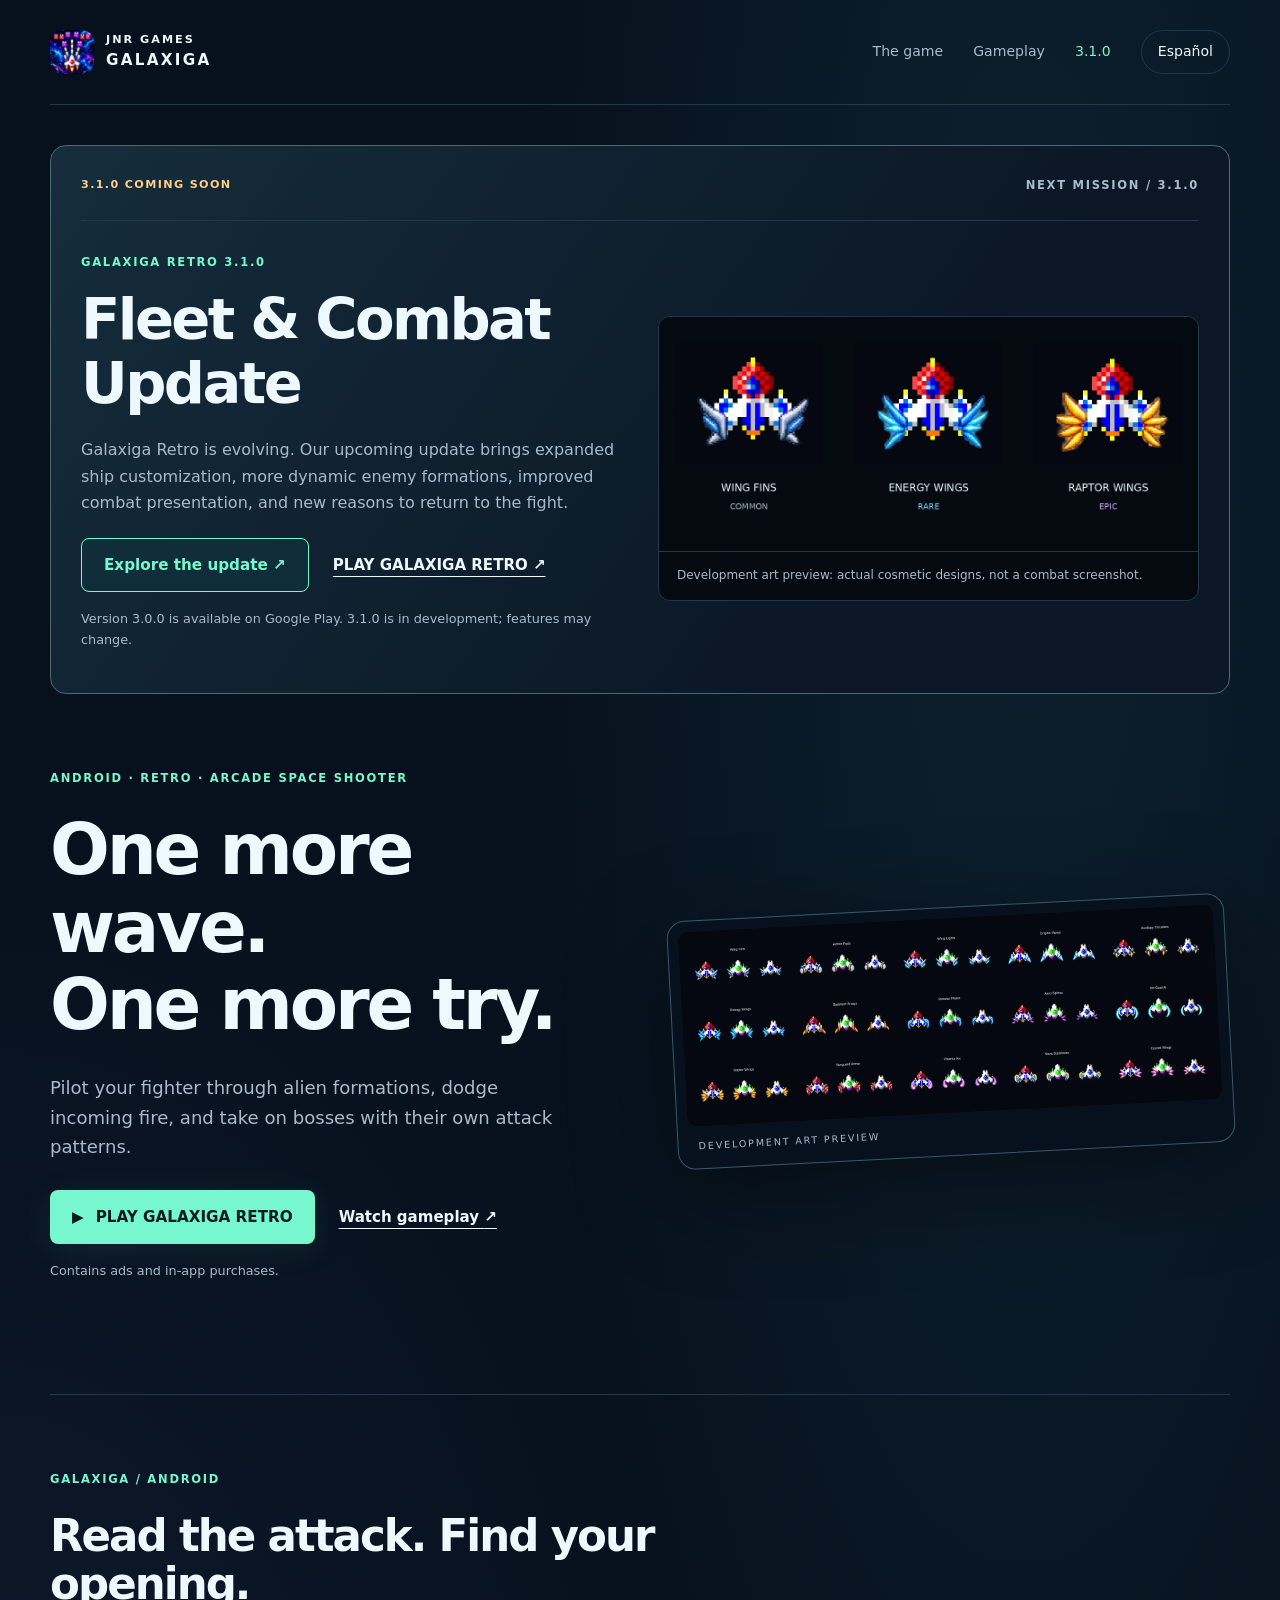
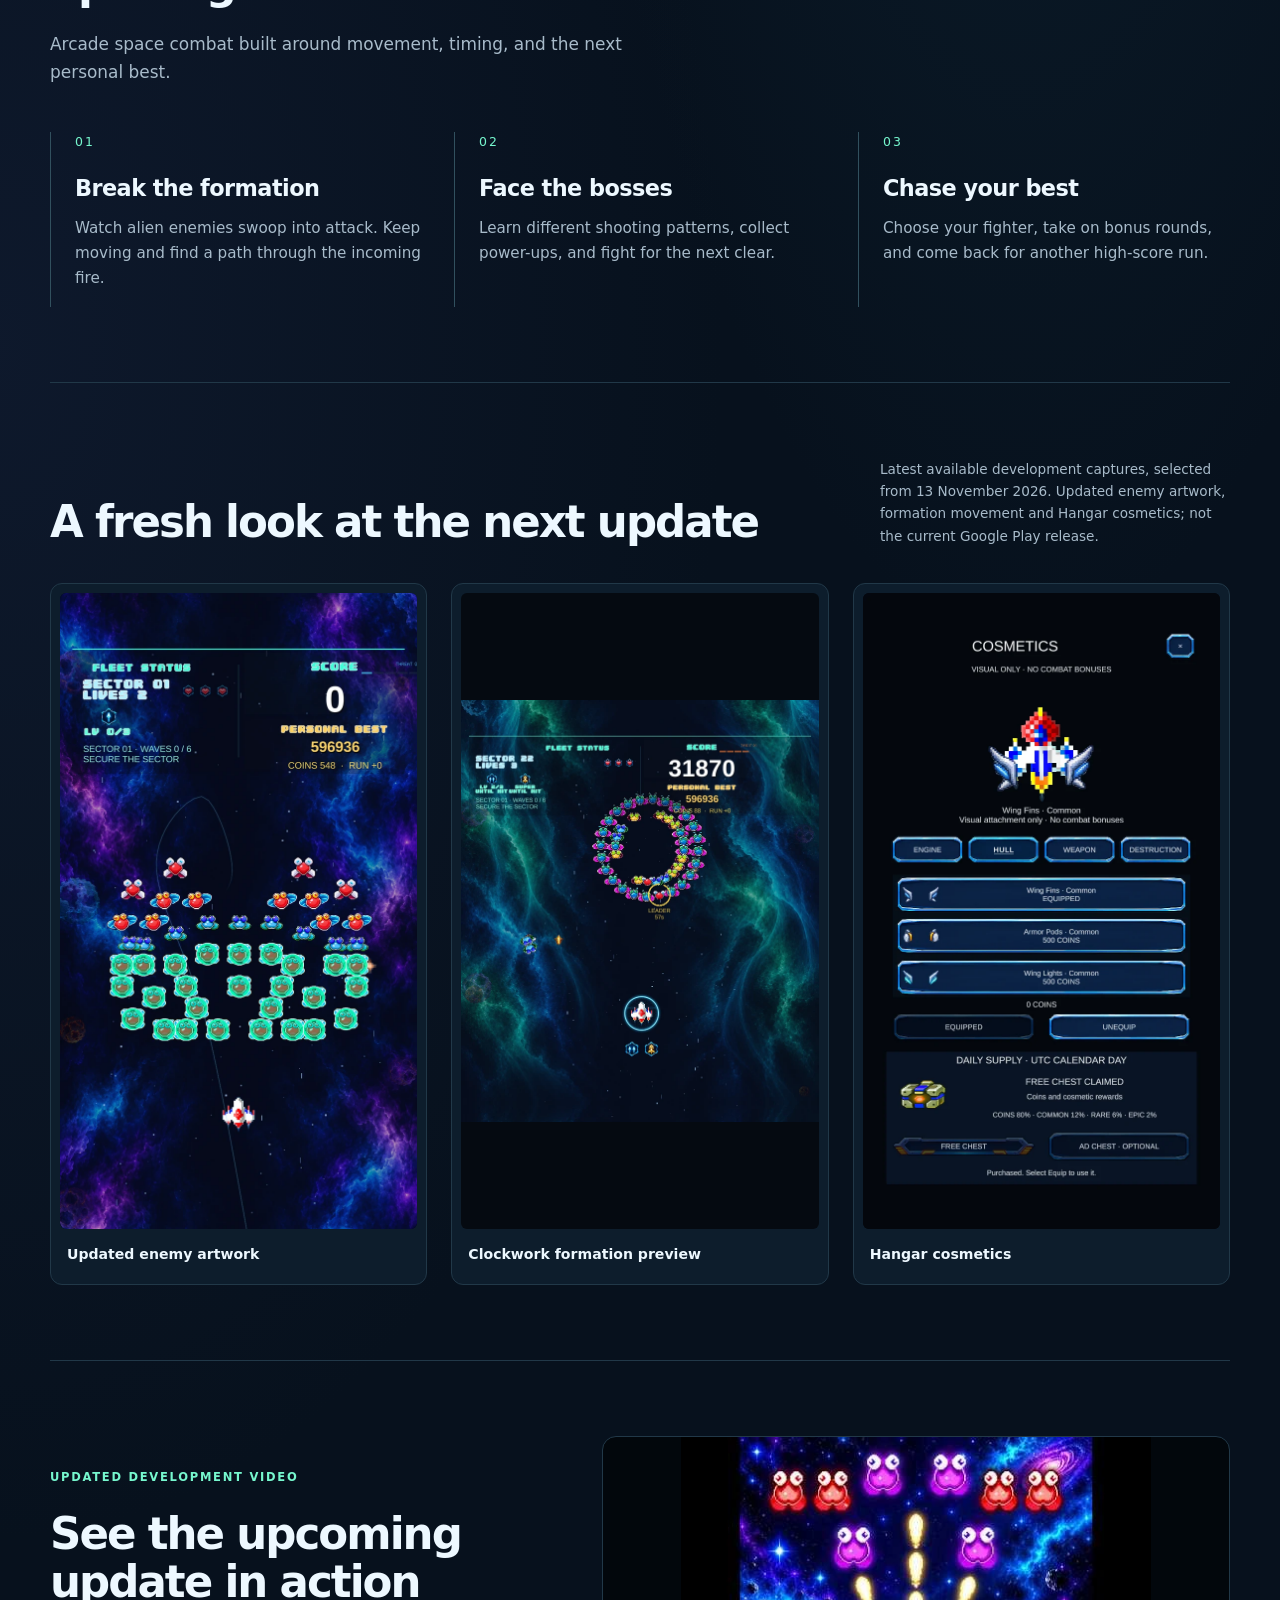
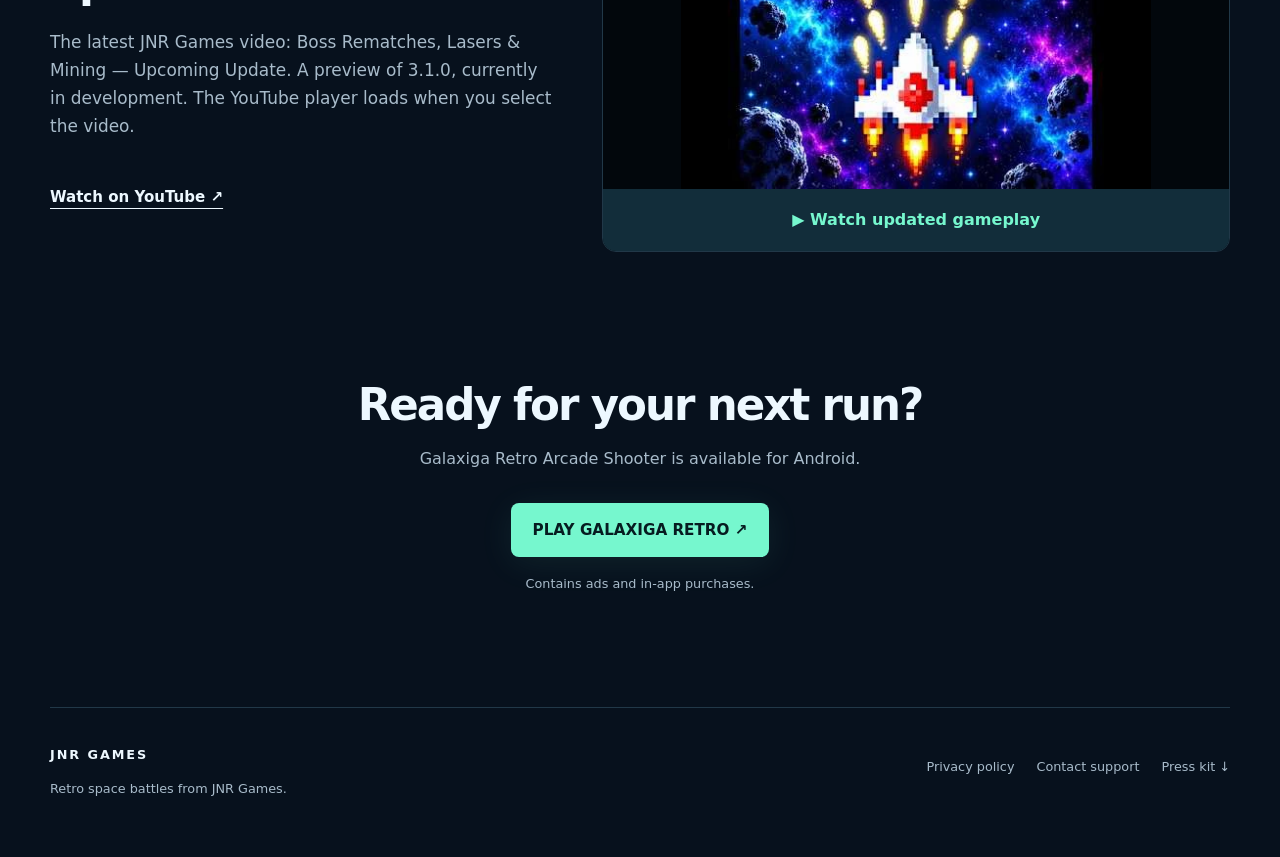
<file: index.html>
<!doctype html>
<html lang="en"><head>
<meta charset="utf-8"><meta name="viewport" content="width=device-width, initial-scale=1">
<title>Galaxiga Retro 3.1.0 — Fleet &amp; Combat Update | COMING SOON</title><meta name="description" content="Galaxiga Retro 3.1.0 — Fleet &amp; Combat Update, coming soon. Preview ship customization, enemy formations and boss loot. Play the current Android release.">
<link rel="canonical" href="https://jnregames.github.io/"><link rel="alternate" hreflang="en" href="https://jnregames.github.io/"><link rel="alternate" hreflang="es" href="https://jnregames.github.io/es/"><link rel="alternate" hreflang="x-default" href="https://jnregames.github.io/">
<meta property="og:type" content="website"><meta property="og:url" content="https://jnregames.github.io/"><meta property="og:title" content="Galaxiga Retro 3.1.0 — Fleet &amp; Combat Update | COMING SOON"><meta property="og:description" content="Galaxiga Retro 3.1.0 — Fleet &amp; Combat Update, coming soon. Preview ship customization, enemy formations and boss loot. Play the current Android release."><meta property="og:image" content="https://jnregames.github.io/assets/update-social.webp"><meta property="og:image:width" content="1200"><meta property="og:image:height" content="630"><meta name="twitter:card" content="summary_large_image">
<meta name="theme-color" content="#07111d"><link rel="icon" href="/assets/icon.webp" type="image/webp"><link rel="stylesheet" href="/assets/style.css">
<script type="application/ld+json">{"@context": "https://schema.org", "@type": "VideoGame", "name": "Galaxiga Retro Arcade Shooter", "url": "https://jnregames.github.io/", "image": "https://jnregames.github.io/assets/key-art.webp", "operatingSystem": "Android", "genre": ["Arcade", "Space shooter"], "author": {"@type": "Organization", "name": "JNR Games"}, "sameAs": "https://play.google.com/store/apps/details?id=com.jnr.galaxiga"}</script>
</head><body><a class="skip" href="#main">Skip to content</a>
<header class="shell"><a class="brand" href="/"><img src="/assets/icon.webp" width="44" height="44" alt=""><span>JNR GAMES<span class="brand-sub">GALAXIGA</span></span></a><nav aria-label="Main"><a href="#game">The game</a><a href="#preview">Gameplay</a><a class="update-nav" href="/galaxiga/updates/3-1-0/">3.1.0</a><a class="language" href="/es/" lang="es" hreflang="es">Español</a></nav></header>
<main id="main"><section class="release-announcement shell" id="update" aria-labelledby="release-title"><div class="release-topline"><span class="status">3.1.0 COMING SOON</span><span class="eyebrow">NEXT MISSION / 3.1.0</span></div><div class="release-grid"><div><p class="eyebrow">GALAXIGA RETRO 3.1.0</p><h2 id="release-title">Fleet &amp; Combat Update</h2><p class="section-intro">Galaxiga Retro is evolving. Our upcoming update brings expanded ship customization, more dynamic enemy formations, improved combat presentation, and new reasons to return to the fight.</p><div class="actions"><a class="button secondary" href="/galaxiga/updates/3-1-0/">Explore the update ↗</a><a class="text-link" href="https://play.google.com/store/apps/details?id=com.jnr.galaxiga">PLAY GALAXIGA RETRO ↗</a></div><p class="disclosure">Version 3.0.0 is available on Google Play. 3.1.0 is in development; features may change.</p></div><figure class="fleet-art"><img src="/assets/update-showcase.webp" width="1200" height="520" alt="Development ship renders with cosmetic wings, armor and attachments." fetchpriority="high"><figcaption>Development art preview: actual cosmetic designs, not a combat screenshot.</figcaption></figure></div></section><section class="hero shell"><div class="hero-copy"><p class="eyebrow">ANDROID · RETRO · ARCADE SPACE SHOOTER</p><h1>One more wave.<br>One more try.</h1><p class="lead">Pilot your fighter through alien formations, dodge incoming fire, and take on bosses with their own attack patterns.</p><div class="actions"><a class="button primary" href="https://play.google.com/store/apps/details?id=com.jnr.galaxiga&amp;referrer=utm_source%3Dwebsite%26utm_medium%3Dorganic%26utm_campaign%3Dgame_page%26utm_content%3Den"><span aria-hidden="true">▶</span> PLAY GALAXIGA RETRO</a><a class="text-link" href="#preview">Watch gameplay <span aria-hidden="true">↗</span></a></div><p class="disclosure">Contains ads and in-app purchases.</p></div><div class="hero-art"><img src="/assets/update-fleet.webp" width="1600" height="582" alt="Current development ship renders showing cosmetic wings and armor attachments." fetchpriority="high"><span class="art-caption">DEVELOPMENT ART PREVIEW</span></div></section>
<section class="section shell" id="game"><p class="eyebrow">GALAXIGA / ANDROID</p><h2>Read the attack. Find your opening.</h2><p class="section-intro">Arcade space combat built around movement, timing, and the next personal best.</p><div class="features"><article><span class="feature-number">01</span><h3>Break the formation</h3><p>Watch alien enemies swoop into attack. Keep moving and find a path through the incoming fire.</p></article><article><span class="feature-number">02</span><h3>Face the bosses</h3><p>Learn different shooting patterns, collect power-ups, and fight for the next clear.</p></article><article><span class="feature-number">03</span><h3>Chase your best</h3><p>Choose your fighter, take on bonus rounds, and come back for another high-score run.</p></article></div></section>
<section class="section shell"><div class="section-heading"><h2>A fresh look at the next update</h2><p>Latest available development captures, selected from 13 November 2026. Updated enemy artwork, formation movement and Hangar cosmetics; not the current Google Play release.</p></div><div class="gallery home-gallery"><figure><a href="/assets/latest-formations.webp" aria-label="Reworked colorful enemies in formation above the player, with a faint dive guidance line."><img src="/assets/latest-formations.webp" alt="Reworked colorful enemies in formation above the player, with a faint dive guidance line." width="720" height="1280" loading="lazy"></a><figcaption>Updated enemy artwork</figcaption></figure><figure><a href="/assets/latest-clockwork.webp" aria-label="Updated enemy sprites arranged in a circular clockwork formation around their leader."><img src="/assets/latest-clockwork.webp" alt="Updated enemy sprites arranged in a circular clockwork formation around their leader." width="720" height="850" loading="lazy"></a><figcaption>Clockwork formation preview</figcaption></figure><figure><a href="/assets/update-hangar.webp" aria-label="Latest Hangar cosmetics screen with Wing Fins equipped on the player ship."><img src="/assets/update-hangar.webp" alt="Latest Hangar cosmetics screen with Wing Fins equipped on the player ship." width="720" height="1280" loading="lazy"></a><figcaption>Hangar cosmetics</figcaption></figure></div></section>
<section class="section shell video-section" id="preview"><div><p class="eyebrow">UPDATED DEVELOPMENT VIDEO</p><h2>See the upcoming update in action</h2><p class="section-intro">The latest JNR Games video: Boss Rematches, Lasers &amp; Mining — Upcoming Update. A preview of 3.1.0, currently in development. The YouTube player loads when you select the video.</p><a class="text-link" href="https://www.youtube.com/watch?v=jV7eeoSHBiw">Watch on YouTube ↗</a></div><div class="video-container"><a class="video-preview" href="https://www.youtube.com/watch?v=jV7eeoSHBiw" data-youtube="jV7eeoSHBiw" aria-label="Load the updated Galaxiga Retro video from YouTube"><img src="/assets/updated-video-poster.webp" width="480" height="360" alt="Official thumbnail for the updated Galaxiga Retro video." loading="lazy"><span class="video-play">▶ Watch updated gameplay</span></a></div></section>

<section class="closing shell"><h2>Ready for your next run?</h2><p>Galaxiga Retro Arcade Shooter is available for Android.</p><a class="button primary" href="https://play.google.com/store/apps/details?id=com.jnr.galaxiga&amp;referrer=utm_source%3Dwebsite%26utm_medium%3Dorganic%26utm_campaign%3Dgame_page%26utm_content%3Den">PLAY GALAXIGA RETRO ↗</a><p class="disclosure">Contains ads and in-app purchases.</p></section></main>
<footer class="shell"><div><strong>JNR GAMES</strong><p>Retro space battles from JNR Games.</p></div><div class="footer-links"><a href="https://jnregames.github.io/game/privacy-policy.txt">Privacy policy</a><a href="mailto:recommsip@gmail.com">Contact support</a><a href="/assets/galaxiga-press-kit.zip">Press kit ↓</a></div></footer>
<script src="/assets/video.js" defer></script></body></html>
</file>
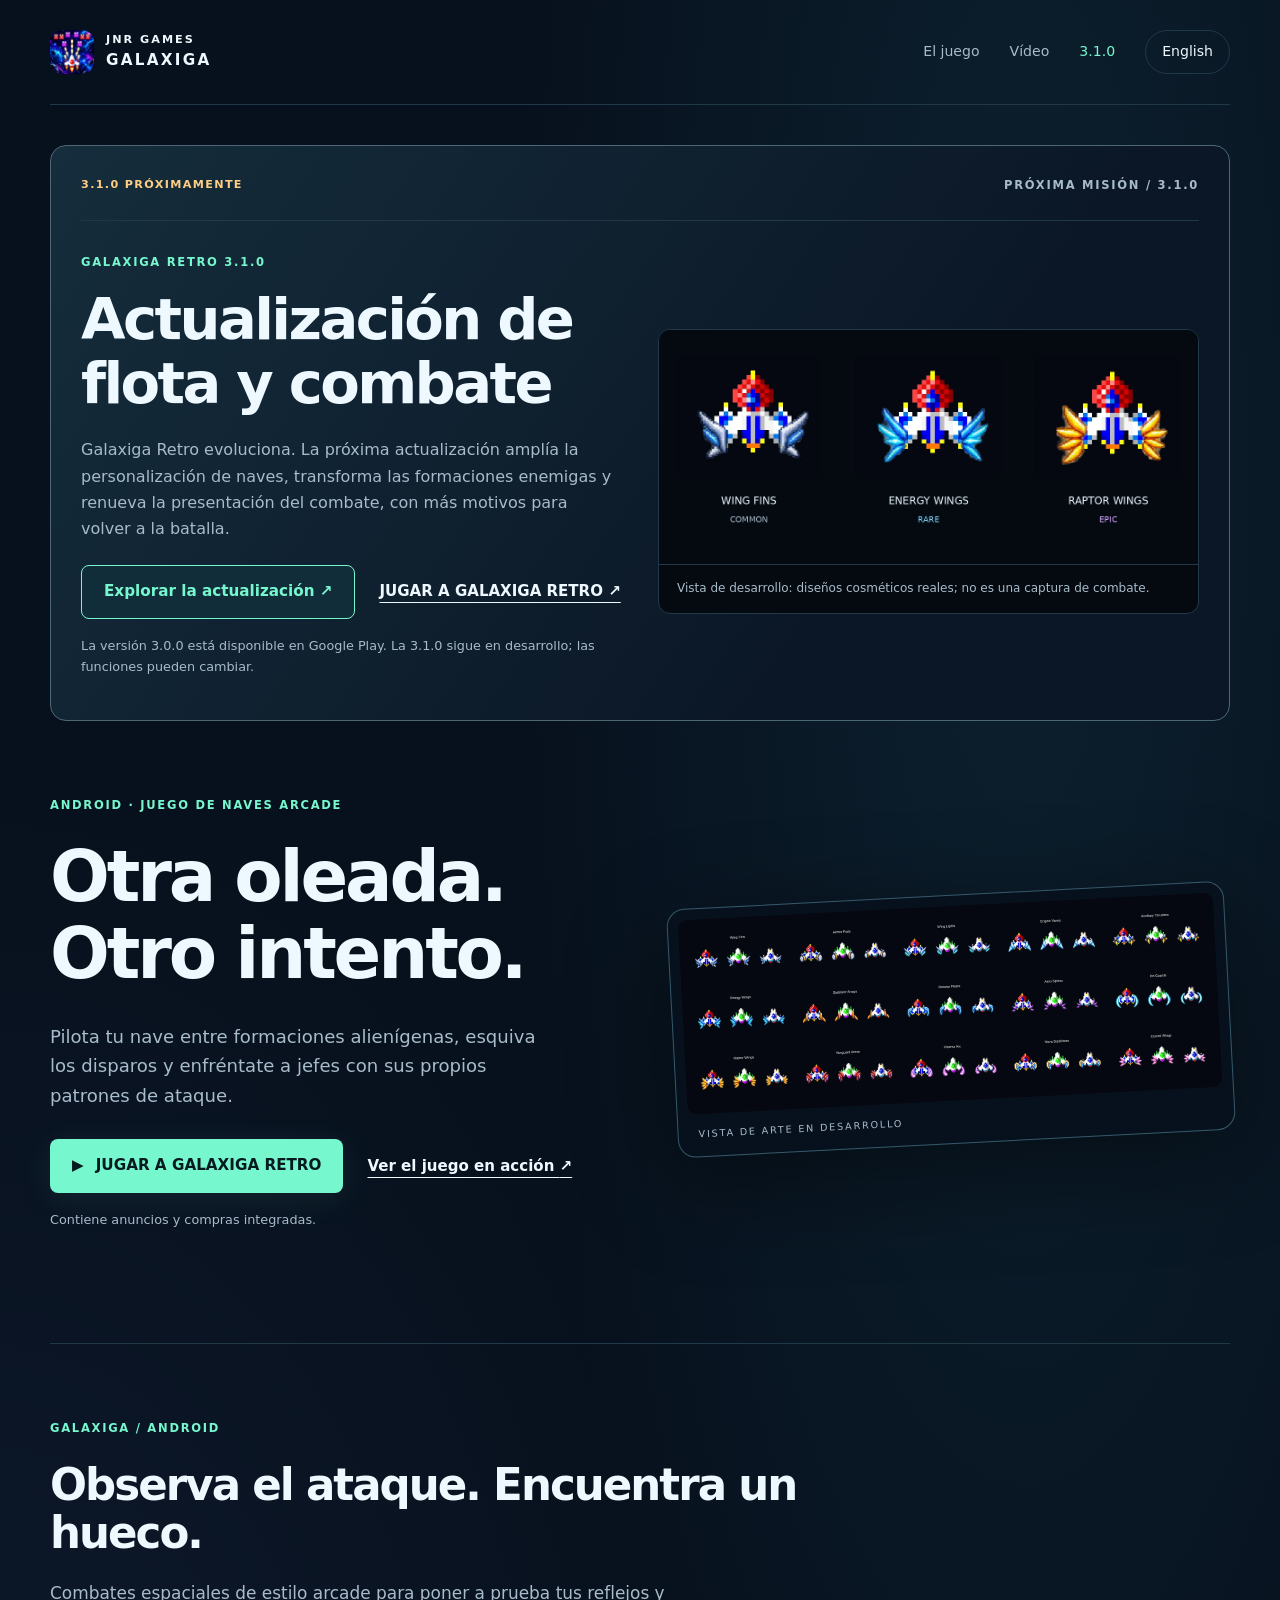
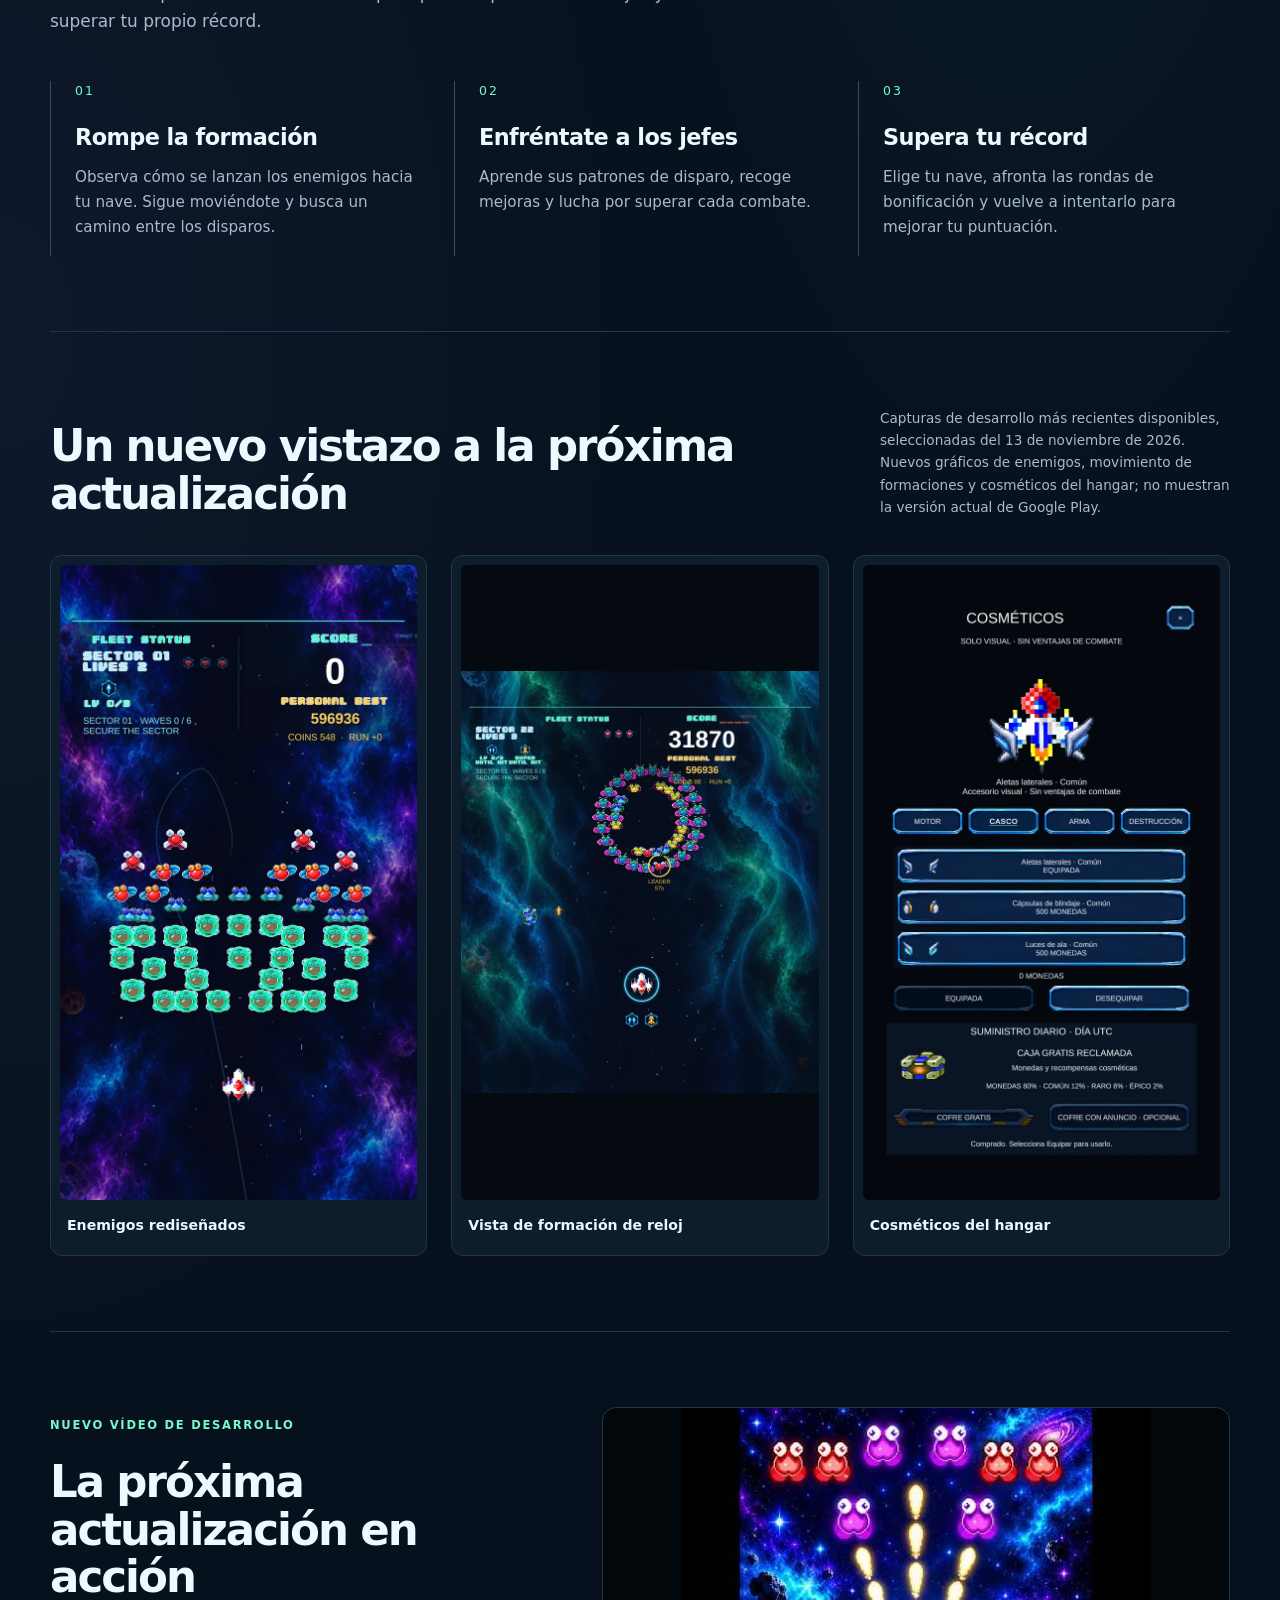
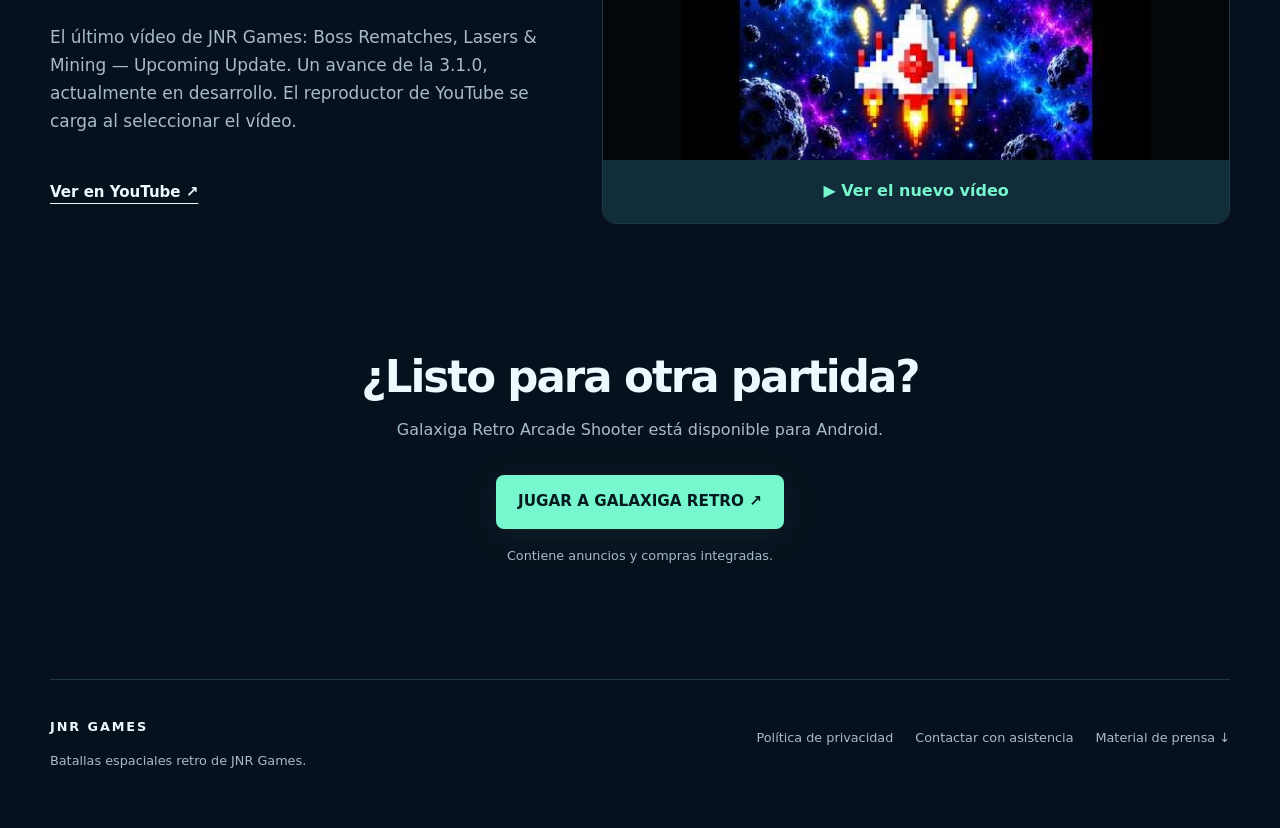
<file: es/index.html>
<!doctype html>
<html lang="es"><head>
<meta charset="utf-8"><meta name="viewport" content="width=device-width, initial-scale=1">
<title>Galaxiga Retro 3.1.0 — Actualización de flota y combate | PRÓXIMAMENTE</title><meta name="description" content="Galaxiga Retro 3.1.0: Actualización de flota y combate, próximamente. Personalización de naves, nuevas formaciones y botín. Juega a la versión actual en Android.">
<link rel="canonical" href="https://jnregames.github.io/es/"><link rel="alternate" hreflang="en" href="https://jnregames.github.io/"><link rel="alternate" hreflang="es" href="https://jnregames.github.io/es/"><link rel="alternate" hreflang="x-default" href="https://jnregames.github.io/">
<meta property="og:type" content="website"><meta property="og:url" content="https://jnregames.github.io/es/"><meta property="og:title" content="Galaxiga Retro 3.1.0 — Actualización de flota y combate | PRÓXIMAMENTE"><meta property="og:description" content="Galaxiga Retro 3.1.0: Actualización de flota y combate, próximamente. Personalización de naves, nuevas formaciones y botín. Juega a la versión actual en Android."><meta property="og:image" content="https://jnregames.github.io/assets/update-social.webp"><meta property="og:image:width" content="1200"><meta property="og:image:height" content="630"><meta name="twitter:card" content="summary_large_image">
<meta name="theme-color" content="#07111d"><link rel="icon" href="/assets/icon.webp" type="image/webp"><link rel="stylesheet" href="/assets/style.css">
<script type="application/ld+json">{"@context": "https://schema.org", "@type": "VideoGame", "name": "Galaxiga Retro Arcade Shooter", "url": "https://jnregames.github.io/es/", "image": "https://jnregames.github.io/assets/key-art.webp", "operatingSystem": "Android", "genre": ["Arcade", "Space shooter"], "author": {"@type": "Organization", "name": "JNR Games"}, "sameAs": "https://play.google.com/store/apps/details?id=com.jnr.galaxiga"}</script>
</head><body><a class="skip" href="#main">Saltar al contenido</a>
<header class="shell"><a class="brand" href="/es/"><img src="/assets/icon.webp" width="44" height="44" alt=""><span>JNR GAMES<span class="brand-sub">GALAXIGA</span></span></a><nav aria-label="Principal"><a href="#game">El juego</a><a href="#preview">Vídeo</a><a class="update-nav" href="/es/galaxiga/updates/3-1-0/">3.1.0</a><a class="language" href="/" lang="en" hreflang="en">English</a></nav></header>
<main id="main"><section class="release-announcement shell" id="update" aria-labelledby="release-title"><div class="release-topline"><span class="status">3.1.0 PRÓXIMAMENTE</span><span class="eyebrow">PRÓXIMA MISIÓN / 3.1.0</span></div><div class="release-grid"><div><p class="eyebrow">GALAXIGA RETRO 3.1.0</p><h2 id="release-title">Actualización de flota y combate</h2><p class="section-intro">Galaxiga Retro evoluciona. La próxima actualización amplía la personalización de naves, transforma las formaciones enemigas y renueva la presentación del combate, con más motivos para volver a la batalla.</p><div class="actions"><a class="button secondary" href="/es/galaxiga/updates/3-1-0/">Explorar la actualización ↗</a><a class="text-link" href="https://play.google.com/store/apps/details?id=com.jnr.galaxiga">JUGAR A GALAXIGA RETRO ↗</a></div><p class="disclosure">La versión 3.0.0 está disponible en Google Play. La 3.1.0 sigue en desarrollo; las funciones pueden cambiar.</p></div><figure class="fleet-art"><img src="/assets/update-showcase.webp" width="1200" height="520" alt="Naves con alas, blindajes y adornos cosméticos en desarrollo." fetchpriority="high"><figcaption>Vista de desarrollo: diseños cosméticos reales; no es una captura de combate.</figcaption></figure></div></section><section class="hero shell"><div class="hero-copy"><p class="eyebrow">ANDROID · JUEGO DE NAVES ARCADE</p><h1>Otra oleada.<br>Otro intento.</h1><p class="lead">Pilota tu nave entre formaciones alienígenas, esquiva los disparos y enfréntate a jefes con sus propios patrones de ataque.</p><div class="actions"><a class="button primary" href="https://play.google.com/store/apps/details?id=com.jnr.galaxiga&amp;referrer=utm_source%3Dwebsite%26utm_medium%3Dorganic%26utm_campaign%3Dgame_page%26utm_content%3Des"><span aria-hidden="true">▶</span> JUGAR A GALAXIGA RETRO</a><a class="text-link" href="#preview">Ver el juego en acción <span aria-hidden="true">↗</span></a></div><p class="disclosure">Contiene anuncios y compras integradas.</p></div><div class="hero-art"><img src="/assets/update-fleet.webp" width="1600" height="582" alt="Diseños actuales de naves en desarrollo con alas y blindajes cosméticos." fetchpriority="high"><span class="art-caption">VISTA DE ARTE EN DESARROLLO</span></div></section>
<section class="section shell" id="game"><p class="eyebrow">GALAXIGA / ANDROID</p><h2>Observa el ataque. Encuentra un hueco.</h2><p class="section-intro">Combates espaciales de estilo arcade para poner a prueba tus reflejos y superar tu propio récord.</p><div class="features"><article><span class="feature-number">01</span><h3>Rompe la formación</h3><p>Observa cómo se lanzan los enemigos hacia tu nave. Sigue moviéndote y busca un camino entre los disparos.</p></article><article><span class="feature-number">02</span><h3>Enfréntate a los jefes</h3><p>Aprende sus patrones de disparo, recoge mejoras y lucha por superar cada combate.</p></article><article><span class="feature-number">03</span><h3>Supera tu récord</h3><p>Elige tu nave, afronta las rondas de bonificación y vuelve a intentarlo para mejorar tu puntuación.</p></article></div></section>
<section class="section shell"><div class="section-heading"><h2>Un nuevo vistazo a la próxima actualización</h2><p>Capturas de desarrollo más recientes disponibles, seleccionadas del 13 de noviembre de 2026. Nuevos gráficos de enemigos, movimiento de formaciones y cosméticos del hangar; no muestran la versión actual de Google Play.</p></div><div class="gallery home-gallery"><figure><a href="/assets/latest-formations.webp" aria-label="Enemigos rediseñados sobre la nave del jugador, con una tenue línea de guía de picado."><img src="/assets/latest-formations.webp" alt="Enemigos rediseñados sobre la nave del jugador, con una tenue línea de guía de picado." width="720" height="1280" loading="lazy"></a><figcaption>Enemigos rediseñados</figcaption></figure><figure><a href="/assets/latest-clockwork.webp" aria-label="Enemigos con nuevos gráficos en una formación circular alrededor de su líder."><img src="/assets/latest-clockwork.webp" alt="Enemigos con nuevos gráficos en una formación circular alrededor de su líder." width="720" height="850" loading="lazy"></a><figcaption>Vista de formación de reloj</figcaption></figure><figure><a href="/assets/update-hangar-es.webp" aria-label="Pantalla actual de cosméticos del hangar con Wing Fins equipadas en la nave."><img src="/assets/update-hangar-es.webp" alt="Pantalla actual de cosméticos del hangar con Wing Fins equipadas en la nave." width="720" height="1280" loading="lazy"></a><figcaption>Cosméticos del hangar</figcaption></figure></div></section>
<section class="section shell video-section" id="preview"><div><p class="eyebrow">NUEVO VÍDEO DE DESARROLLO</p><h2>La próxima actualización en acción</h2><p class="section-intro">El último vídeo de JNR Games: Boss Rematches, Lasers &amp; Mining — Upcoming Update. Un avance de la 3.1.0, actualmente en desarrollo. El reproductor de YouTube se carga al seleccionar el vídeo.</p><a class="text-link" href="https://www.youtube.com/watch?v=jV7eeoSHBiw">Ver en YouTube ↗</a></div><div class="video-container"><a class="video-preview" href="https://www.youtube.com/watch?v=jV7eeoSHBiw" data-youtube="jV7eeoSHBiw" aria-label="Cargar el nuevo vídeo de Galaxiga Retro en YouTube"><img src="/assets/updated-video-poster.webp" width="480" height="360" alt="Miniatura oficial del nuevo vídeo de Galaxiga Retro." loading="lazy"><span class="video-play">▶ Ver el nuevo vídeo</span></a></div></section>

<section class="closing shell"><h2>¿Listo para otra partida?</h2><p>Galaxiga Retro Arcade Shooter está disponible para Android.</p><a class="button primary" href="https://play.google.com/store/apps/details?id=com.jnr.galaxiga&amp;referrer=utm_source%3Dwebsite%26utm_medium%3Dorganic%26utm_campaign%3Dgame_page%26utm_content%3Des">JUGAR A GALAXIGA RETRO ↗</a><p class="disclosure">Contiene anuncios y compras integradas.</p></section></main>
<footer class="shell"><div><strong>JNR GAMES</strong><p>Batallas espaciales retro de JNR Games.</p></div><div class="footer-links"><a href="https://jnregames.github.io/game/privacy-policy.txt">Política de privacidad</a><a href="mailto:recommsip@gmail.com">Contactar con asistencia</a><a href="/assets/galaxiga-press-kit.zip">Material de prensa ↓</a></div></footer>
<script src="/assets/video.js" defer></script></body></html>
</file>
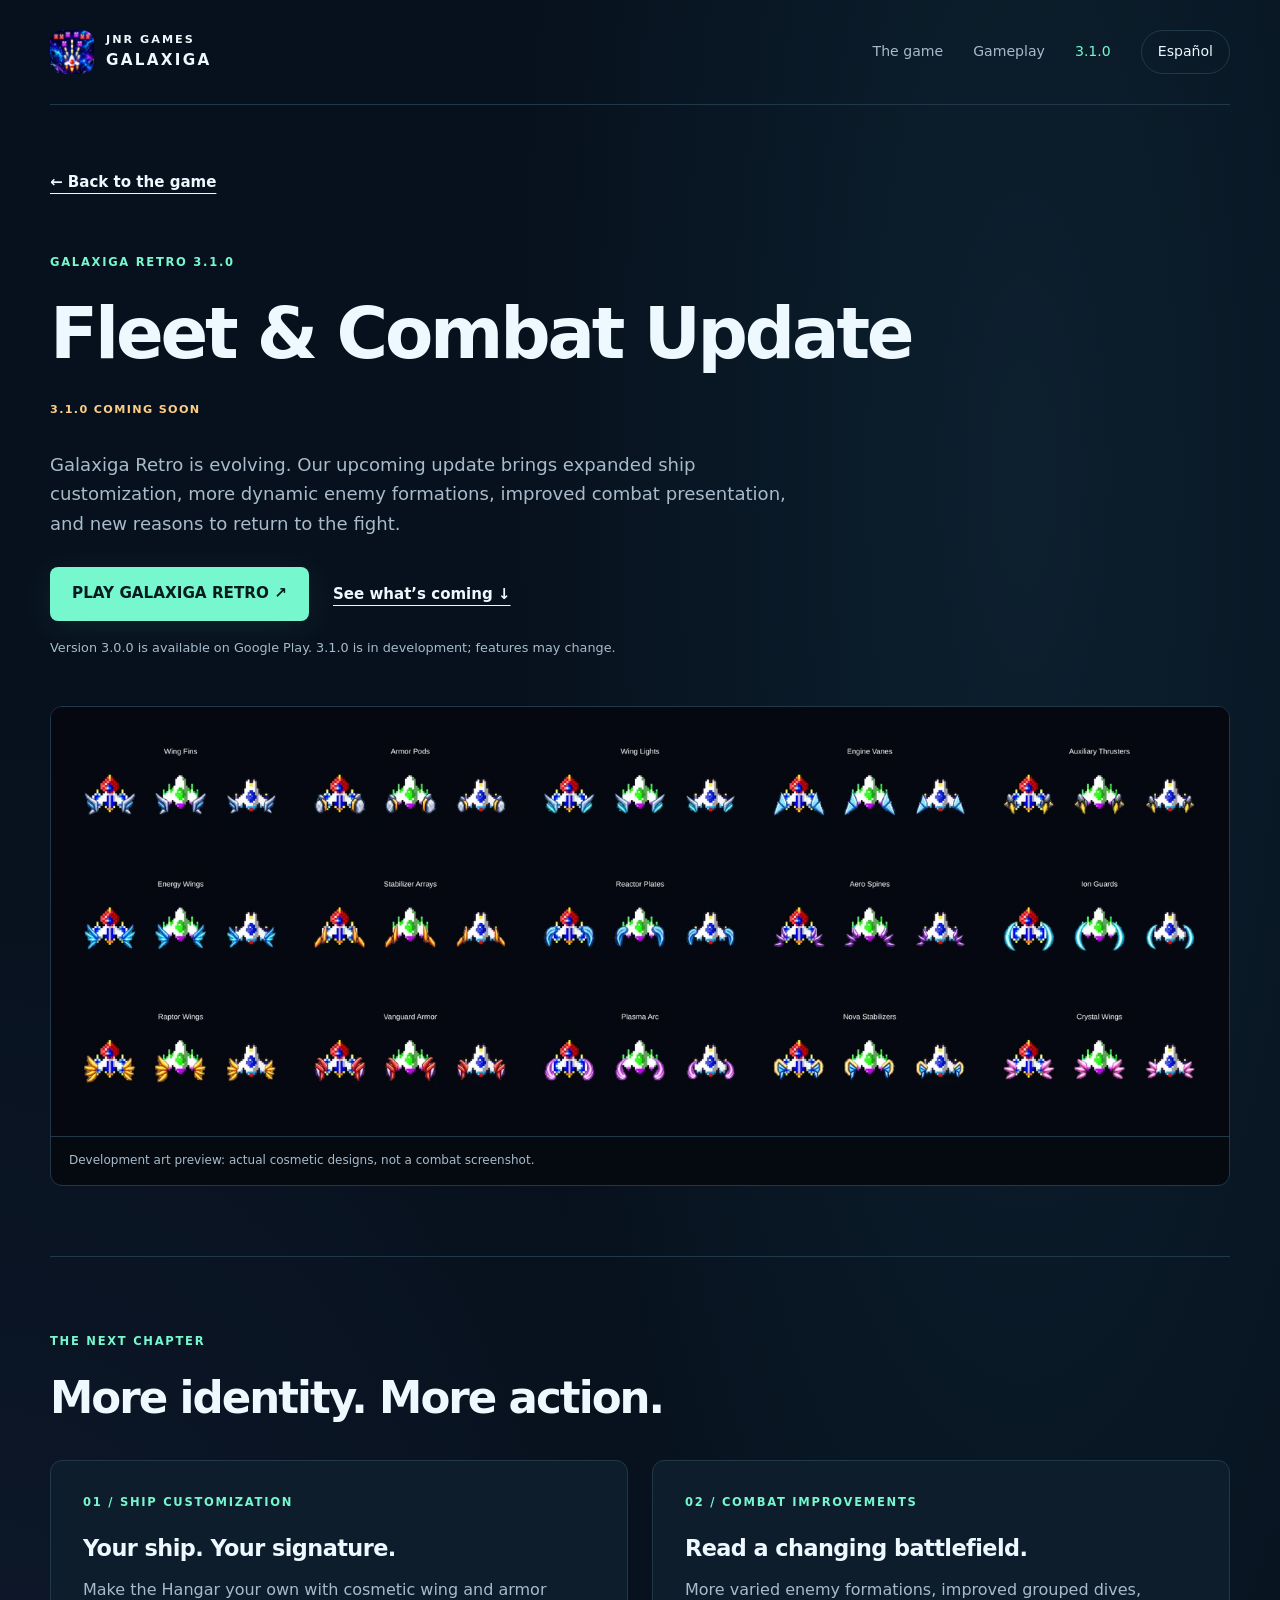
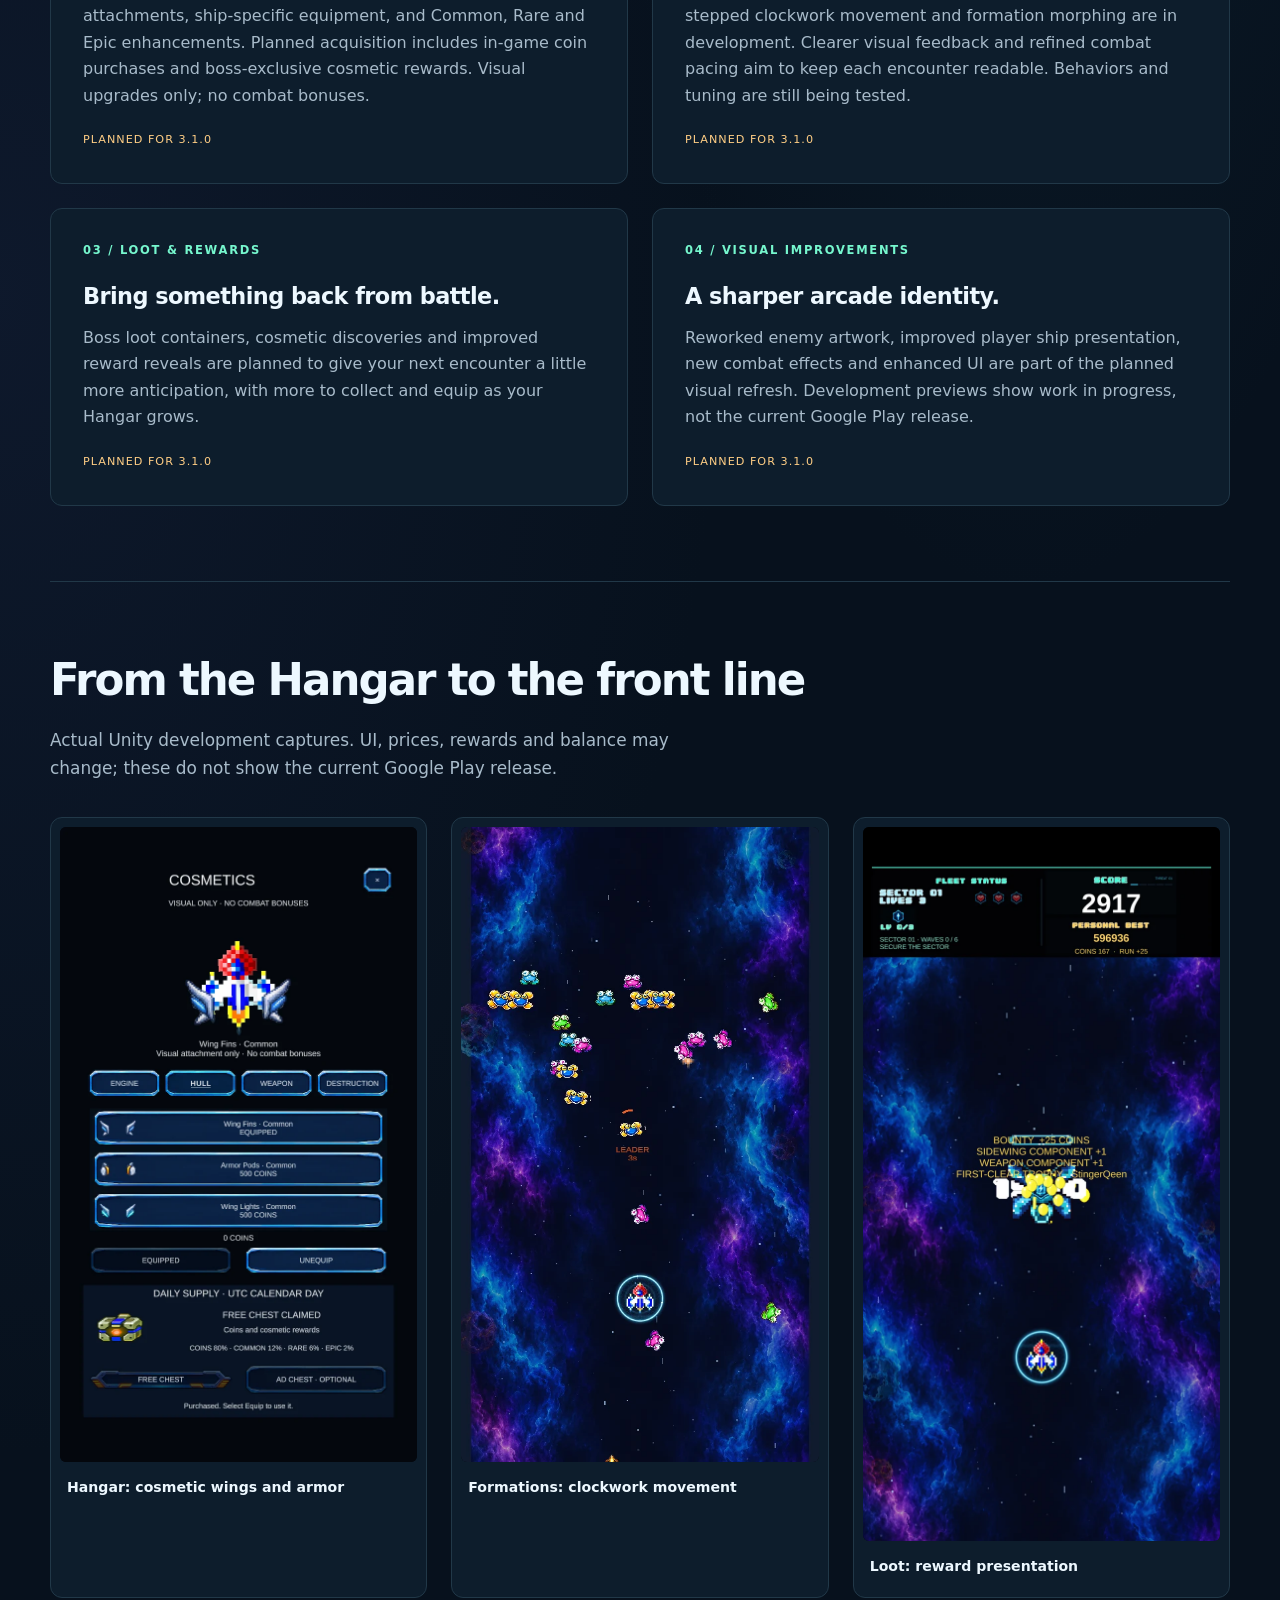
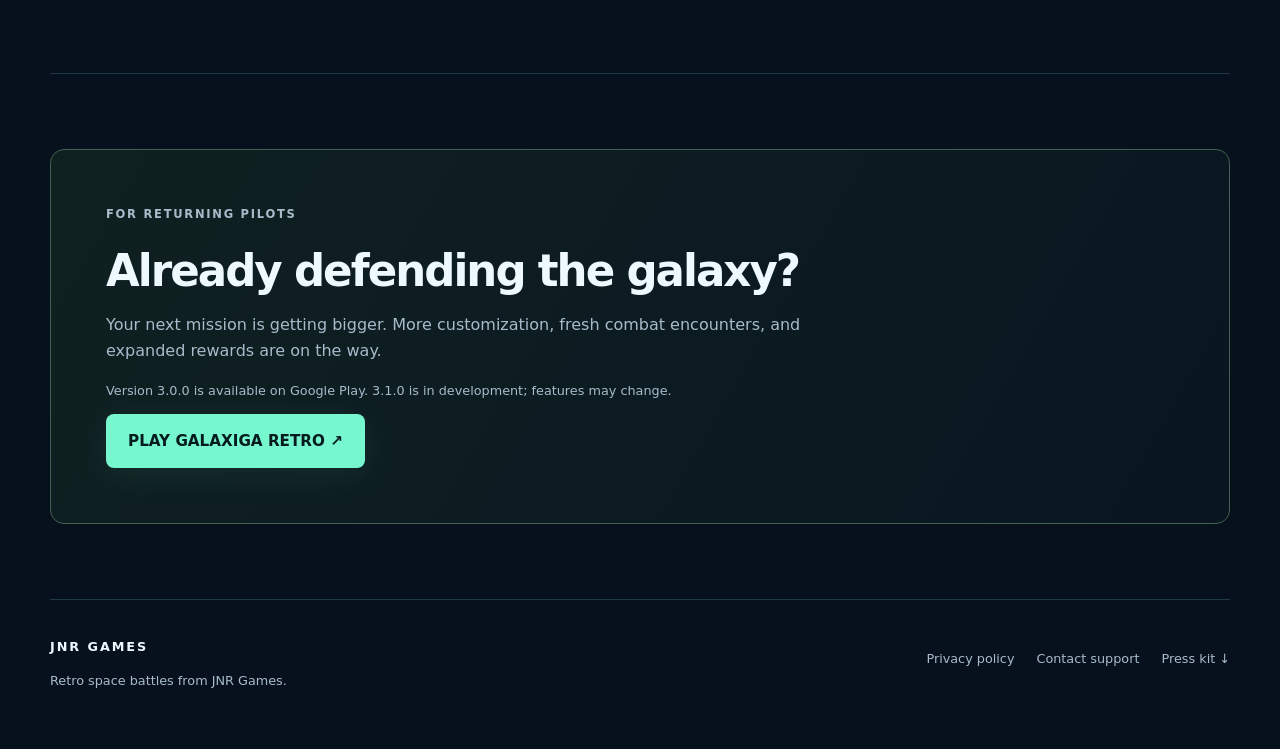
<file: galaxiga/updates/3-1-0/index.html>
<!doctype html>
<html lang="en"><head>
<meta charset="utf-8"><meta name="viewport" content="width=device-width, initial-scale=1">
<title>Galaxiga Retro 3.1.0 — Fleet &amp; Combat Update | COMING SOON</title><meta name="description" content="Galaxiga Retro 3.1.0 — Fleet &amp; Combat Update, coming soon. Preview ship customization, enemy formations and boss loot. Play the current Android release.">
<link rel="canonical" href="https://jnregames.github.io/galaxiga/updates/3-1-0/"><link rel="alternate" hreflang="en" href="https://jnregames.github.io/galaxiga/updates/3-1-0/"><link rel="alternate" hreflang="es" href="https://jnregames.github.io/es/galaxiga/updates/3-1-0/"><link rel="alternate" hreflang="x-default" href="https://jnregames.github.io/galaxiga/updates/3-1-0/">
<meta property="og:type" content="website"><meta property="og:url" content="https://jnregames.github.io/galaxiga/updates/3-1-0/"><meta property="og:title" content="Galaxiga Retro 3.1.0 — Fleet &amp; Combat Update | COMING SOON"><meta property="og:description" content="Galaxiga Retro 3.1.0 — Fleet &amp; Combat Update, coming soon. Preview ship customization, enemy formations and boss loot. Play the current Android release."><meta property="og:image" content="https://jnregames.github.io/assets/update-social.webp"><meta property="og:image:width" content="1200"><meta property="og:image:height" content="630"><meta name="twitter:card" content="summary_large_image">
<meta name="theme-color" content="#07111d"><link rel="icon" href="/assets/icon.webp" type="image/webp"><link rel="stylesheet" href="/assets/style.css">

</head><body><a class="skip" href="#main">Skip to content</a>
<header class="shell"><a class="brand" href="/"><img src="/assets/icon.webp" width="44" height="44" alt=""><span>JNR GAMES<span class="brand-sub">GALAXIGA</span></span></a><nav aria-label="Main"><a href="/#game">The game</a><a href="/#preview">Gameplay</a><a class="update-nav" href="/galaxiga/updates/3-1-0/">3.1.0</a><a class="language" href="/es/galaxiga/updates/3-1-0/" lang="es" hreflang="es">Español</a></nav></header>
<main id="main"><section class="release-hero shell"><a class="text-link" href="/">← Back to the game</a><p class="eyebrow">GALAXIGA RETRO 3.1.0</p><h1>Fleet &amp; Combat Update</h1><p class="status">3.1.0 COMING SOON</p><p class="lead">Galaxiga Retro is evolving. Our upcoming update brings expanded ship customization, more dynamic enemy formations, improved combat presentation, and new reasons to return to the fight.</p><div class="actions"><a class="button primary" href="https://play.google.com/store/apps/details?id=com.jnr.galaxiga">PLAY GALAXIGA RETRO ↗</a><a class="text-link" href="#features">See what’s coming ↓</a></div><p class="disclosure">Version 3.0.0 is available on Google Play. 3.1.0 is in development; features may change.</p><figure class="fleet-art"><img src="/assets/update-fleet.webp" width="1600" height="582" alt="Development preview of ships wearing cosmetic attachments."><figcaption>Development art preview: actual cosmetic designs, not a combat screenshot.</figcaption></figure></section><section class="section shell" id="features"><p class="eyebrow">THE NEXT CHAPTER</p><h2>More identity. More action.</h2><div class="release-features"><article id="customization"><p class="eyebrow">01 / SHIP CUSTOMIZATION</p><h3>Your ship. Your signature.</h3><p>Make the Hangar your own with cosmetic wing and armor attachments, ship-specific equipment, and Common, Rare and Epic enhancements. Planned acquisition includes in-game coin purchases and boss-exclusive cosmetic rewards. Visual upgrades only; no combat bonuses.</p><span class="feature-state">PLANNED FOR 3.1.0</span></article><article id="combat"><p class="eyebrow">02 / COMBAT IMPROVEMENTS</p><h3>Read a changing battlefield.</h3><p>More varied enemy formations, improved grouped dives, stepped clockwork movement and formation morphing are in development. Clearer visual feedback and refined combat pacing aim to keep each encounter readable. Behaviors and tuning are still being tested.</p><span class="feature-state">PLANNED FOR 3.1.0</span></article><article id="rewards"><p class="eyebrow">03 / LOOT & REWARDS</p><h3>Bring something back from battle.</h3><p>Boss loot containers, cosmetic discoveries and improved reward reveals are planned to give your next encounter a little more anticipation, with more to collect and equip as your Hangar grows.</p><span class="feature-state">PLANNED FOR 3.1.0</span></article><article id="visuals"><p class="eyebrow">04 / VISUAL IMPROVEMENTS</p><h3>A sharper arcade identity.</h3><p>Reworked enemy artwork, improved player ship presentation, new combat effects and enhanced UI are part of the planned visual refresh. Development previews show work in progress, not the current Google Play release.</p><span class="feature-state">PLANNED FOR 3.1.0</span></article></div></section><section class="section shell"><h2>From the Hangar to the front line</h2><p class="section-intro">Actual Unity development captures. UI, prices, rewards and balance may change; these do not show the current Google Play release.</p><div class="gallery release-gallery"><figure><a href="/assets/update-hangar.webp" aria-label="Cosmetics screen showing a ship equipped with Wing Fins."><img src="/assets/update-hangar.webp" width="720" height="1280" alt="Cosmetics screen showing a ship equipped with Wing Fins." loading="lazy"></a><figcaption>Hangar: cosmetic wings and armor</figcaption></figure><figure><a href="/assets/update-combat.webp" aria-label="Enemy ships arranged in a hexagonal formation."><img src="/assets/update-combat.webp" width="720" height="1440" alt="Enemy ships arranged in a hexagonal formation." loading="lazy"></a><figcaption>Formations: clockwork movement</figcaption></figure><figure><a href="/assets/update-loot.webp" aria-label="Boss loot reveal showing coins and components."><img src="/assets/update-loot.webp" width="720" height="1440" alt="Boss loot reveal showing coins and components." loading="lazy"></a><figcaption>Loot: reward presentation</figcaption></figure></div></section><section class="section shell"><div class="update"><p class="eyebrow">FOR RETURNING PILOTS</p><h2>Already defending the galaxy?</h2><p>Your next mission is getting bigger. More customization, fresh combat encounters, and expanded rewards are on the way.</p><p class="disclosure">Version 3.0.0 is available on Google Play. 3.1.0 is in development; features may change.</p><a class="button primary" href="https://play.google.com/store/apps/details?id=com.jnr.galaxiga">PLAY GALAXIGA RETRO ↗</a></div></section></main><footer class="shell"><div><strong>JNR GAMES</strong><p>Retro space battles from JNR Games.</p></div><div class="footer-links"><a href="https://jnregames.github.io/game/privacy-policy.txt">Privacy policy</a><a href="mailto:recommsip@gmail.com">Contact support</a><a href="/assets/galaxiga-press-kit.zip">Press kit ↓</a></div></footer>
<script src="/assets/video.js" defer></script></body></html>
</file>
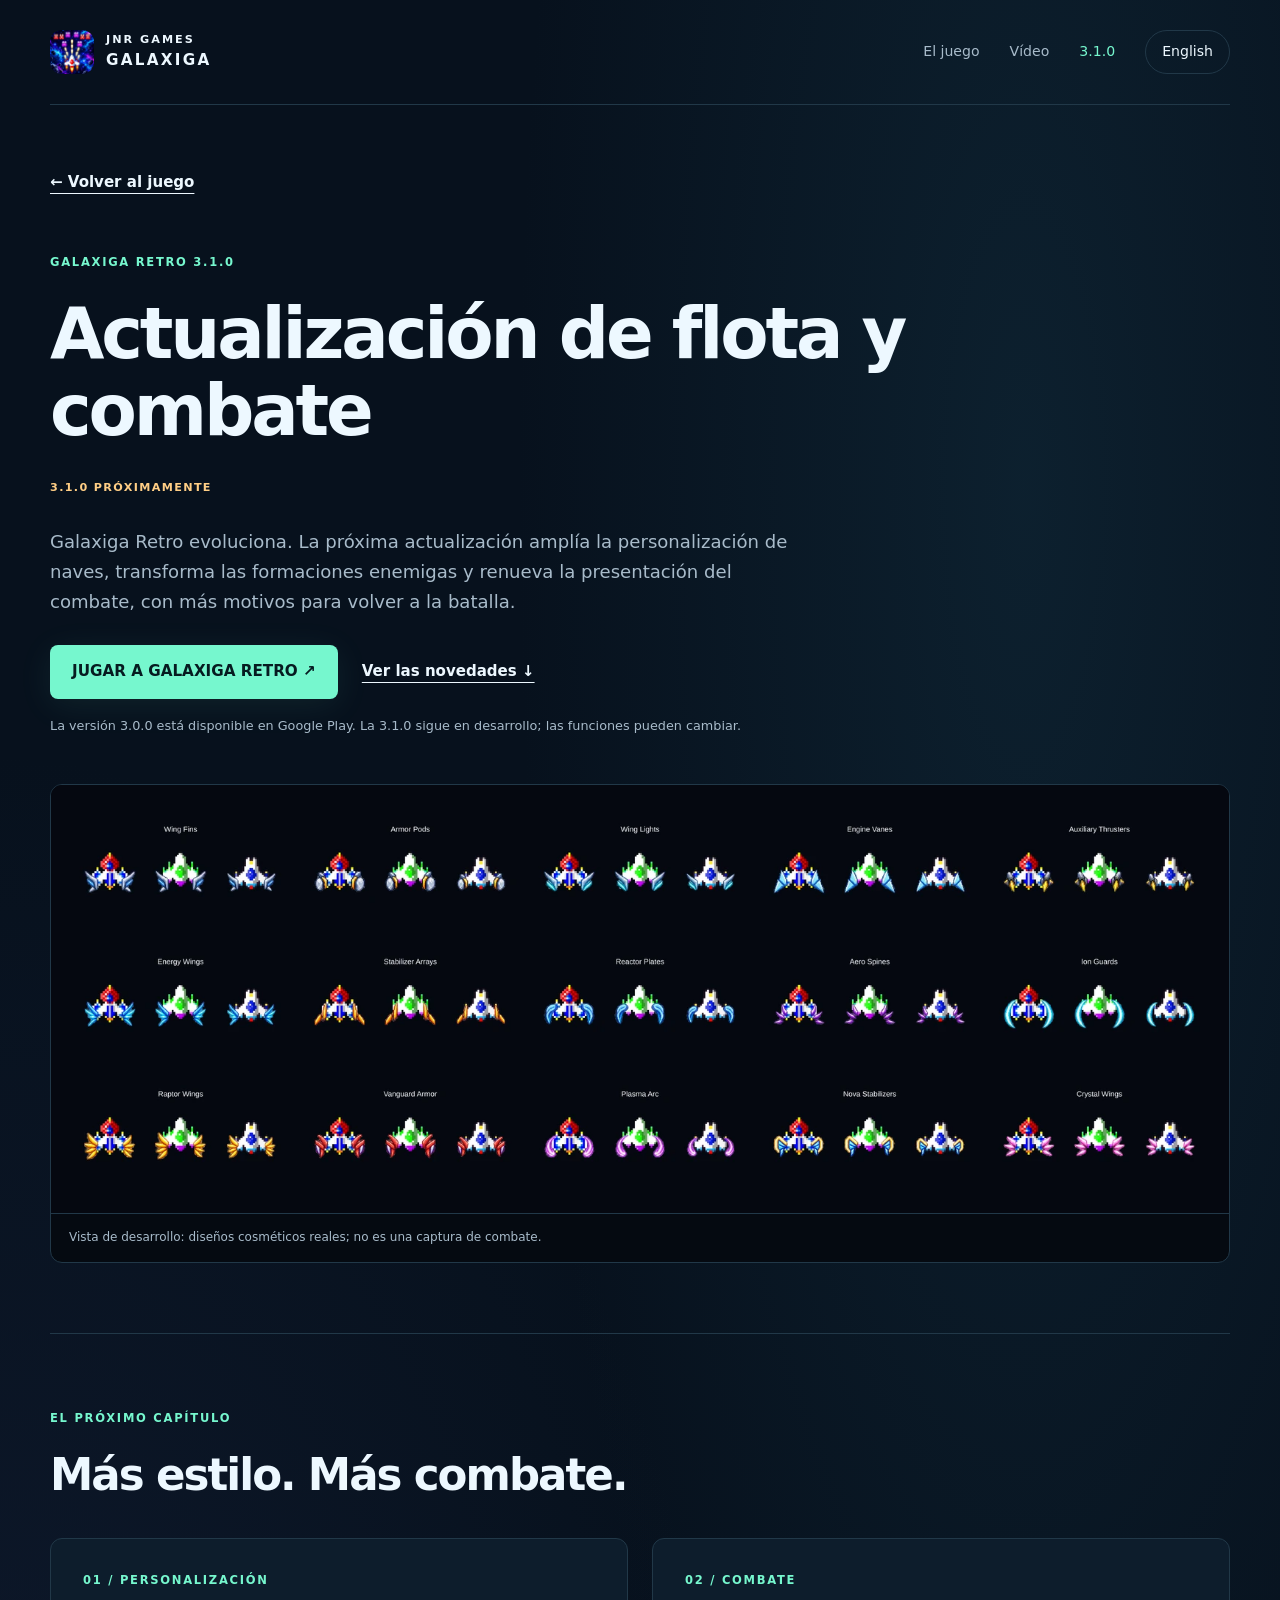
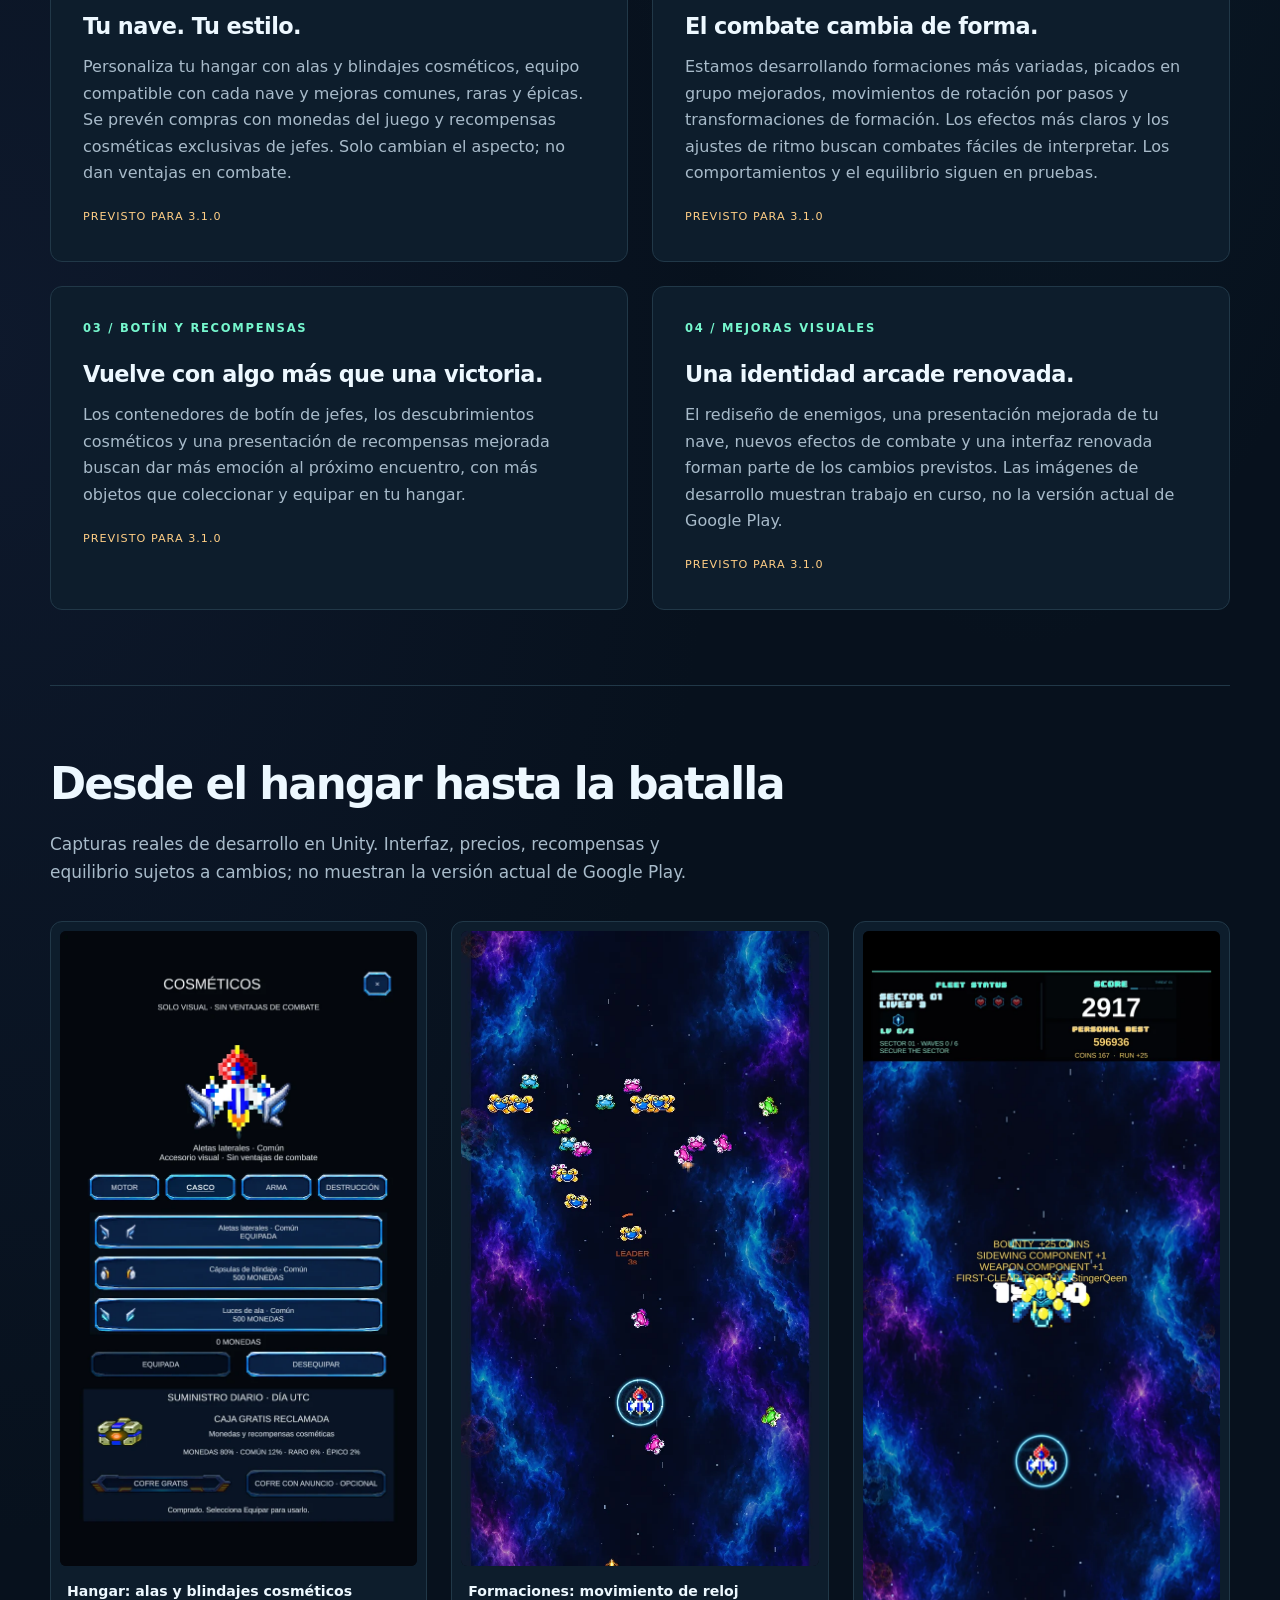
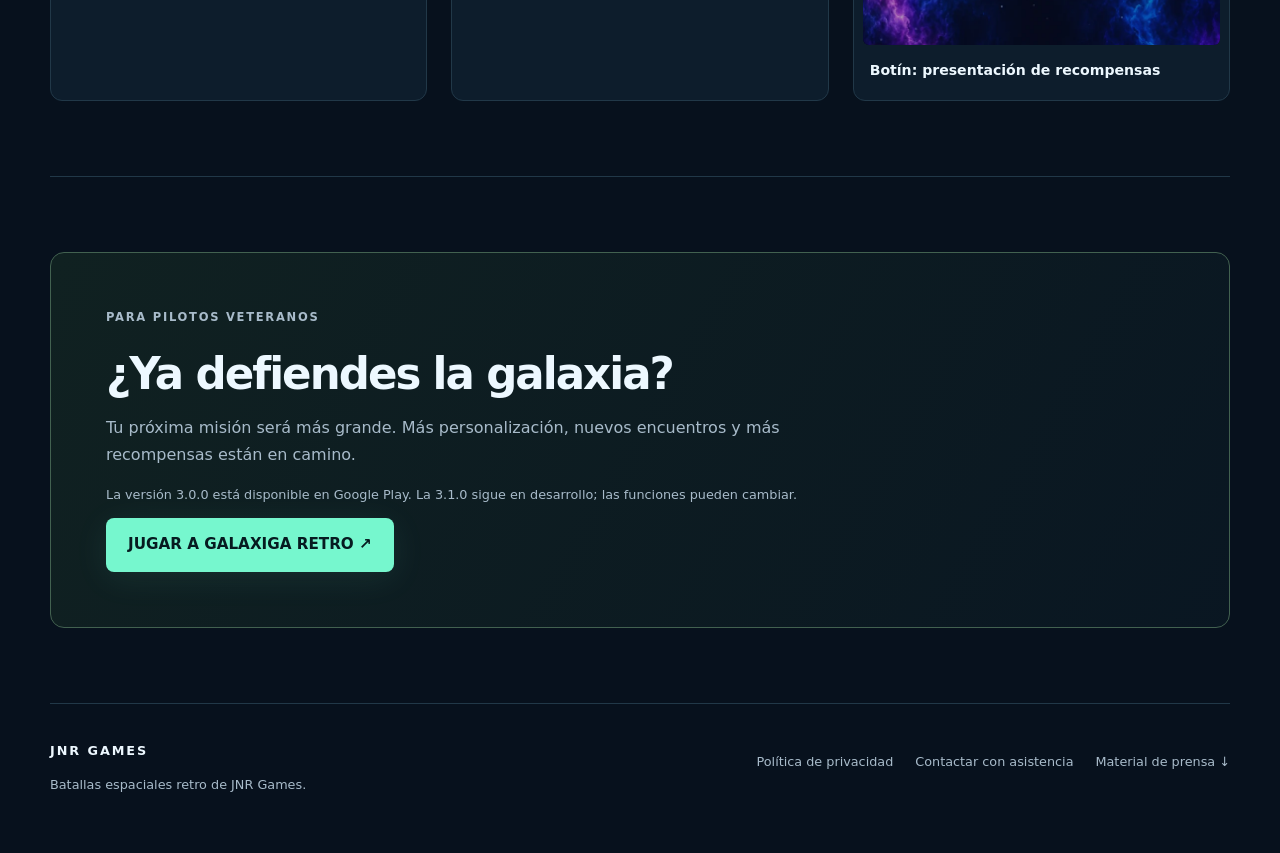
<file: es/galaxiga/updates/3-1-0/index.html>
<!doctype html>
<html lang="es"><head>
<meta charset="utf-8"><meta name="viewport" content="width=device-width, initial-scale=1">
<title>Galaxiga Retro 3.1.0 — Actualización de flota y combate | PRÓXIMAMENTE</title><meta name="description" content="Galaxiga Retro 3.1.0: Actualización de flota y combate, próximamente. Personalización de naves, nuevas formaciones y botín. Juega a la versión actual en Android.">
<link rel="canonical" href="https://jnregames.github.io/es/galaxiga/updates/3-1-0/"><link rel="alternate" hreflang="en" href="https://jnregames.github.io/galaxiga/updates/3-1-0/"><link rel="alternate" hreflang="es" href="https://jnregames.github.io/es/galaxiga/updates/3-1-0/"><link rel="alternate" hreflang="x-default" href="https://jnregames.github.io/galaxiga/updates/3-1-0/">
<meta property="og:type" content="website"><meta property="og:url" content="https://jnregames.github.io/es/galaxiga/updates/3-1-0/"><meta property="og:title" content="Galaxiga Retro 3.1.0 — Actualización de flota y combate | PRÓXIMAMENTE"><meta property="og:description" content="Galaxiga Retro 3.1.0: Actualización de flota y combate, próximamente. Personalización de naves, nuevas formaciones y botín. Juega a la versión actual en Android."><meta property="og:image" content="https://jnregames.github.io/assets/update-social.webp"><meta property="og:image:width" content="1200"><meta property="og:image:height" content="630"><meta name="twitter:card" content="summary_large_image">
<meta name="theme-color" content="#07111d"><link rel="icon" href="/assets/icon.webp" type="image/webp"><link rel="stylesheet" href="/assets/style.css">

</head><body><a class="skip" href="#main">Saltar al contenido</a>
<header class="shell"><a class="brand" href="/es/"><img src="/assets/icon.webp" width="44" height="44" alt=""><span>JNR GAMES<span class="brand-sub">GALAXIGA</span></span></a><nav aria-label="Principal"><a href="/es/#game">El juego</a><a href="/es/#preview">Vídeo</a><a class="update-nav" href="/es/galaxiga/updates/3-1-0/">3.1.0</a><a class="language" href="/galaxiga/updates/3-1-0/" lang="en" hreflang="en">English</a></nav></header>
<main id="main"><section class="release-hero shell"><a class="text-link" href="/es/">← Volver al juego</a><p class="eyebrow">GALAXIGA RETRO 3.1.0</p><h1>Actualización de flota y combate</h1><p class="status">3.1.0 PRÓXIMAMENTE</p><p class="lead">Galaxiga Retro evoluciona. La próxima actualización amplía la personalización de naves, transforma las formaciones enemigas y renueva la presentación del combate, con más motivos para volver a la batalla.</p><div class="actions"><a class="button primary" href="https://play.google.com/store/apps/details?id=com.jnr.galaxiga">JUGAR A GALAXIGA RETRO ↗</a><a class="text-link" href="#features">Ver las novedades ↓</a></div><p class="disclosure">La versión 3.0.0 está disponible en Google Play. La 3.1.0 sigue en desarrollo; las funciones pueden cambiar.</p><figure class="fleet-art"><img src="/assets/update-fleet.webp" width="1600" height="582" alt="Vista de naves con accesorios cosméticos en desarrollo."><figcaption>Vista de desarrollo: diseños cosméticos reales; no es una captura de combate.</figcaption></figure></section><section class="section shell" id="features"><p class="eyebrow">EL PRÓXIMO CAPÍTULO</p><h2>Más estilo. Más combate.</h2><div class="release-features"><article id="customization"><p class="eyebrow">01 / PERSONALIZACIÓN</p><h3>Tu nave. Tu estilo.</h3><p>Personaliza tu hangar con alas y blindajes cosméticos, equipo compatible con cada nave y mejoras comunes, raras y épicas. Se prevén compras con monedas del juego y recompensas cosméticas exclusivas de jefes. Solo cambian el aspecto; no dan ventajas en combate.</p><span class="feature-state">PREVISTO PARA 3.1.0</span></article><article id="combat"><p class="eyebrow">02 / COMBATE</p><h3>El combate cambia de forma.</h3><p>Estamos desarrollando formaciones más variadas, picados en grupo mejorados, movimientos de rotación por pasos y transformaciones de formación. Los efectos más claros y los ajustes de ritmo buscan combates fáciles de interpretar. Los comportamientos y el equilibrio siguen en pruebas.</p><span class="feature-state">PREVISTO PARA 3.1.0</span></article><article id="rewards"><p class="eyebrow">03 / BOTÍN Y RECOMPENSAS</p><h3>Vuelve con algo más que una victoria.</h3><p>Los contenedores de botín de jefes, los descubrimientos cosméticos y una presentación de recompensas mejorada buscan dar más emoción al próximo encuentro, con más objetos que coleccionar y equipar en tu hangar.</p><span class="feature-state">PREVISTO PARA 3.1.0</span></article><article id="visuals"><p class="eyebrow">04 / MEJORAS VISUALES</p><h3>Una identidad arcade renovada.</h3><p>El rediseño de enemigos, una presentación mejorada de tu nave, nuevos efectos de combate y una interfaz renovada forman parte de los cambios previstos. Las imágenes de desarrollo muestran trabajo en curso, no la versión actual de Google Play.</p><span class="feature-state">PREVISTO PARA 3.1.0</span></article></div></section><section class="section shell"><h2>Desde el hangar hasta la batalla</h2><p class="section-intro">Capturas reales de desarrollo en Unity. Interfaz, precios, recompensas y equilibrio sujetos a cambios; no muestran la versión actual de Google Play.</p><div class="gallery release-gallery"><figure><a href="/assets/update-hangar-es.webp" aria-label="Pantalla de cosméticos con una nave equipada con Wing Fins."><img src="/assets/update-hangar-es.webp" width="720" height="1280" alt="Pantalla de cosméticos con una nave equipada con Wing Fins." loading="lazy"></a><figcaption>Hangar: alas y blindajes cosméticos</figcaption></figure><figure><a href="/assets/update-combat.webp" aria-label="Enemigos organizados en una formación hexagonal."><img src="/assets/update-combat.webp" width="720" height="1440" alt="Enemigos organizados en una formación hexagonal." loading="lazy"></a><figcaption>Formaciones: movimiento de reloj</figcaption></figure><figure><a href="/assets/update-loot.webp" aria-label="Revelación de botín de jefe con monedas y componentes."><img src="/assets/update-loot.webp" width="720" height="1440" alt="Revelación de botín de jefe con monedas y componentes." loading="lazy"></a><figcaption>Botín: presentación de recompensas</figcaption></figure></div></section><section class="section shell"><div class="update"><p class="eyebrow">PARA PILOTOS VETERANOS</p><h2>¿Ya defiendes la galaxia?</h2><p>Tu próxima misión será más grande. Más personalización, nuevos encuentros y más recompensas están en camino.</p><p class="disclosure">La versión 3.0.0 está disponible en Google Play. La 3.1.0 sigue en desarrollo; las funciones pueden cambiar.</p><a class="button primary" href="https://play.google.com/store/apps/details?id=com.jnr.galaxiga">JUGAR A GALAXIGA RETRO ↗</a></div></section></main><footer class="shell"><div><strong>JNR GAMES</strong><p>Batallas espaciales retro de JNR Games.</p></div><div class="footer-links"><a href="https://jnregames.github.io/game/privacy-policy.txt">Política de privacidad</a><a href="mailto:recommsip@gmail.com">Contactar con asistencia</a><a href="/assets/galaxiga-press-kit.zip">Material de prensa ↓</a></div></footer>
<script src="/assets/video.js" defer></script></body></html>
</file>
<file: assets/style.css>
:root{color-scheme:dark;--bg:#07111d;--panel:#0d1d2c;--text:#edf8ff;--muted:#a8bbca;--mint:#76f7ce;--line:#213848;font-family:system-ui,-apple-system,BlinkMacSystemFont,"Segoe UI",sans-serif}*{box-sizing:border-box}html{scroll-behavior:smooth;scroll-padding-top:2rem}body{margin:0;background:radial-gradient(ellipse at 80% 12%,#15374966,transparent 35%),radial-gradient(ellipse at 0 48%,#18244266,transparent 40%),var(--bg);color:var(--text);line-height:1.65}a{color:inherit;text-decoration:none}a:hover{color:var(--mint)}a:focus-visible,video:focus-visible{outline:3px solid #ffca76;outline-offset:6px}img{max-width:100%;height:auto;display:block}.shell{width:min(1180px,calc(100% - 80px));margin-inline:auto}header{display:flex;align-items:center;justify-content:space-between;gap:24px;min-height:105px;border-bottom:1px solid var(--line)}.brand{display:flex;gap:12px;align-items:center;font-size:.7rem;letter-spacing:.18em;font-weight:800;line-height:1.5}.brand img{border-radius:12px}.brand-sub{display:block;font-size:.95rem;letter-spacing:.15em}nav{display:flex;align-items:center;gap:30px;font-size:.88rem;color:var(--muted)}.language{border:1px solid var(--line);padding:8px 16px;border-radius:30px;color:var(--text)}.hero{display:grid;grid-template-columns:1fr 1fr;gap:64px;align-items:center;padding-top:110px;padding-bottom:100px}.eyebrow{font-size:.72rem;font-weight:750;letter-spacing:.15em;color:var(--mint);text-transform:uppercase;margin:0 0 24px}h1,h2,h3{line-height:1.1;letter-spacing:-.045em;margin:0}h1{font-size:clamp(3rem,5.5vw,5.2rem);font-weight:850}h2{font-size:clamp(2rem,3.4vw,3rem);max-width:800px}h3{font-size:1.4rem;letter-spacing:-.025em}.lead{font-size:1.13rem;color:var(--muted);max-width:510px;margin:28px 0}.actions{display:flex;flex-wrap:wrap;align-items:center;gap:24px}.button{display:inline-flex;align-items:center;justify-content:center;gap:12px;min-height:54px;padding:14px 22px;border-radius:8px;font-size:.95rem;font-weight:750;line-height:1.4;text-align:center}.primary{background:var(--mint);color:#061b20;box-shadow:0 6px 35px #76f7ce15}.primary:hover{background:#b4ffe7;color:#061b20}.text-link{font-size:.94rem;font-weight:650;text-decoration:underline;text-underline-offset:6px}.disclosure{color:var(--muted);font-size:.8rem;margin-top:16px}.hero-art{position:relative;background:#07111d;border:1px solid #36596a;border-radius:18px;padding:10px;transform:rotate(-3deg);box-shadow:0 25px 100px #0007;overflow:hidden}.hero-art img{border-radius:10px}.art-caption{display:block;font-size:.6rem;letter-spacing:.19em;color:var(--muted);padding:12px 10px 4px}.section{padding-top:75px;padding-bottom:75px;border-top:1px solid var(--line)}.section-intro{max-width:650px;color:var(--muted);font-size:1.06rem;margin:22px 0 34px}.features{display:grid;grid-template-columns:repeat(3,1fr);gap:32px;margin-top:45px}.features article{border-left:1px solid #31505e;padding-left:24px}.feature-number{display:block;color:var(--mint);font-size:.78rem;letter-spacing:.16em;margin-bottom:24px}.features p{color:var(--muted);font-size:.95rem}.section-heading{display:flex;align-items:end;justify-content:space-between;gap:40px;margin-bottom:36px}.section-heading p{max-width:350px;color:var(--muted);font-size:.85rem;margin:0}.gallery{display:grid;grid-template-columns:repeat(3,1fr);gap:24px}.gallery figure{margin:0;background:var(--panel);border-radius:12px;border:1px solid var(--line);padding:9px}.gallery img{width:100%;border-radius:6px}.gallery figcaption{padding:14px 7px 9px;font-size:.88rem;font-weight:650}.video-section{display:grid;grid-template-columns:1fr 300px;align-items:center;gap:90px}video{width:100%;height:auto;display:block;border:1px solid #31505e;border-radius:14px;background:#02070c;box-shadow:0 15px 60px #0004}.update{border:1px solid #426150;border-radius:14px;padding:55px;background:linear-gradient(120deg,#19312580,#0c1c2780)}.status{display:inline-flex;gap:10px;align-items:center;letter-spacing:.12em;font-size:.7rem;color:#ffce85;font-weight:750;margin-bottom:26px}.status span{width:7px;height:7px;background:#ffce85;border-radius:50%}.update p{max-width:760px;color:var(--muted)}.update .text-link{display:inline-block;margin-top:16px}.closing{text-align:center;padding-top:55px;padding-bottom:100px}.closing h2{max-width:none}.closing p{color:var(--muted)}.closing .button{margin-top:15px}footer{border-top:1px solid var(--line);display:flex;justify-content:space-between;gap:30px;padding-top:36px;padding-bottom:45px;font-size:.8rem;color:var(--muted)}footer strong{color:var(--text);letter-spacing:.15em}.footer-links{display:flex;align-items:start;flex-wrap:wrap;justify-content:end;gap:22px}.skip{position:absolute;left:20px;top:-100px;padding:10px;background:var(--mint);color:#061b20;z-index:100}.skip:focus{top:12px}@media(max-width:900px){.hero{gap:30px;padding-top:70px}.shell{width:calc(100% - 48px)}.section-heading{display:block}.section-heading p{margin-top:22px;max-width:none}.video-section{gap:40px;grid-template-columns:1fr 260px}.features{gap:20px}.update{padding:35px}nav{gap:18px}}@media(max-width:640px){.shell{width:calc(100% - 40px)}header{min-height:85px;gap:12px}.brand{font-size:.6rem;gap:9px}.brand-sub{font-size:.78rem}.brand img{width:36px;height:36px}nav{gap:12px}nav>a:not(.language){display:none}.language{padding:7px 12px}.hero{grid-template-columns:1fr;padding-top:55px;padding-bottom:60px;gap:50px}h1{font-size:clamp(2.8rem,12vw,4rem)}.lead{font-size:1.05rem}.hero-art{transform:rotate(-2deg);margin-inline:4px}.actions{gap:20px}.section{padding-block:50px}h2{font-size:2.15rem}.features{grid-template-columns:1fr;gap:28px;margin-top:32px}.features article{padding-left:20px}.feature-number{margin-bottom:12px}.gallery{gap:10px;grid-template-columns:repeat(3,minmax(0,1fr))}.gallery figure{padding:4px;border-radius:8px}.gallery figcaption{font-size:.67rem;padding:10px 4px;line-height:1.4}.video-section{grid-template-columns:1fr;gap:10px}.video-section video{width:min(100%,310px);margin:20px auto 0}.update{padding:25px}.closing{padding-bottom:60px;padding-top:25px}footer{flex-direction:column;gap:15px}.footer-links{justify-content:start;gap:20px}.disclosure{font-size:.76rem}}@media(prefers-reduced-motion:reduce){html{scroll-behavior:auto}}
/* Fleet & Combat release campaign — static, lightweight and motion-free. */
.release-announcement{margin-block:40px 0;border:1px solid #4d6874;border-radius:16px;padding:30px;background:linear-gradient(125deg,#152d3c,#0b1726 70%);overflow:hidden}.release-topline{display:flex;justify-content:space-between;gap:16px;border-bottom:1px solid var(--line);margin-bottom:32px}.release-topline .eyebrow{color:var(--muted)}.release-grid{display:grid;grid-template-columns:1fr 1fr;gap:36px;align-items:center}.release-grid h2{font-size:clamp(2.3rem,4.5vw,4rem)}.release-grid .eyebrow{margin-bottom:16px}.release-grid .section-intro{font-size:1rem;margin-block:22px}.secondary{background:#122d3a;border:1px solid var(--mint);color:var(--mint)}.fleet-art{margin:0;background:#050a11;border:1px solid var(--line);border-radius:12px;overflow:hidden}.fleet-art img{width:100%}.fleet-art figcaption{padding:14px 18px;color:var(--muted);font-size:.75rem;border-top:1px solid var(--line)}.release-hero{padding-block:55px 70px}.release-hero>.eyebrow{margin-top:48px}.release-hero h1{max-width:1000px}.release-hero .status{margin-top:28px;margin-bottom:0}.release-hero .lead{max-width:760px}.release-hero .fleet-art{margin-top:48px}.release-features{display:grid;grid-template-columns:1fr 1fr;gap:24px;margin-top:38px}.release-features article{padding:32px;background:var(--panel);border:1px solid var(--line);border-radius:12px}.release-features p:not(.eyebrow){color:var(--muted)}.feature-state{color:#ffce85;font-size:.7rem;letter-spacing:.09em}.release-gallery a{display:block}.release-gallery img{object-fit:contain;background:#050a11}.update-nav{color:var(--mint);min-height:44px;display:inline-flex;align-items:center}nav a{min-height:44px;display:inline-flex;align-items:center}.footer-links a{min-height:44px;display:inline-flex;align-items:center}.text-link{display:inline-block;padding-block:10px}.release-announcement+.hero{padding-top:75px}@media(max-width:900px){.release-grid{grid-template-columns:1fr}.release-announcement .fleet-art{max-width:none}.release-features article{padding:24px}}@media(max-width:640px){nav>a.update-nav{display:inline-flex}.release-announcement{padding:22px;margin-top:24px}.release-topline{display:block;margin-bottom:24px}.release-topline .eyebrow{display:none}.release-topline .status{margin-bottom:18px}.release-grid{gap:28px}.release-grid h2{font-size:2.4rem}.release-features{grid-template-columns:1fr}.release-hero{padding-top:32px}.release-hero h1{font-size:2.8rem}.release-gallery{grid-template-columns:1fr;gap:24px}.release-gallery figure{max-width:360px;margin-inline:auto;padding:8px}.release-gallery figcaption{font-size:.9rem;padding:14px 8px}.release-hero .fleet-art{margin-top:28px}.release-hero>.eyebrow{margin-top:36px}.release-grid .actions{gap:10px}}
/* Keep complete captures visible even when Unity capture viewports differ. */
.home-gallery img{width:100%;aspect-ratio:9/16;object-fit:contain;background:#050a11}.home-gallery a{display:block}@media(max-width:640px){.home-gallery{grid-template-columns:1fr;gap:24px}.home-gallery figure{width:min(100%,360px);margin-inline:auto;padding:8px}.home-gallery figcaption{font-size:.9rem;padding:14px 8px}}
.video-section{grid-template-columns:1fr 1.25fr;gap:50px}.video-container{border:1px solid var(--line);border-radius:14px;overflow:hidden;background:#02070c}.video-preview{display:flex;flex-direction:column;align-items:center;justify-content:center}.video-preview img{width:100%;height:auto;aspect-ratio:16/9;object-fit:contain}.video-play{display:block;width:100%;padding:18px;text-align:center;background:#122d3a;color:var(--mint);font-weight:750}.video-container iframe{display:block;width:100%;aspect-ratio:16/9;border:0}.video-container iframe:focus-visible{outline:3px solid #ffca76;outline-offset:-3px}@media(max-width:900px){.video-section{gap:30px;grid-template-columns:1fr 1fr}}@media(max-width:640px){.video-section{grid-template-columns:1fr;gap:24px}}
</file>
